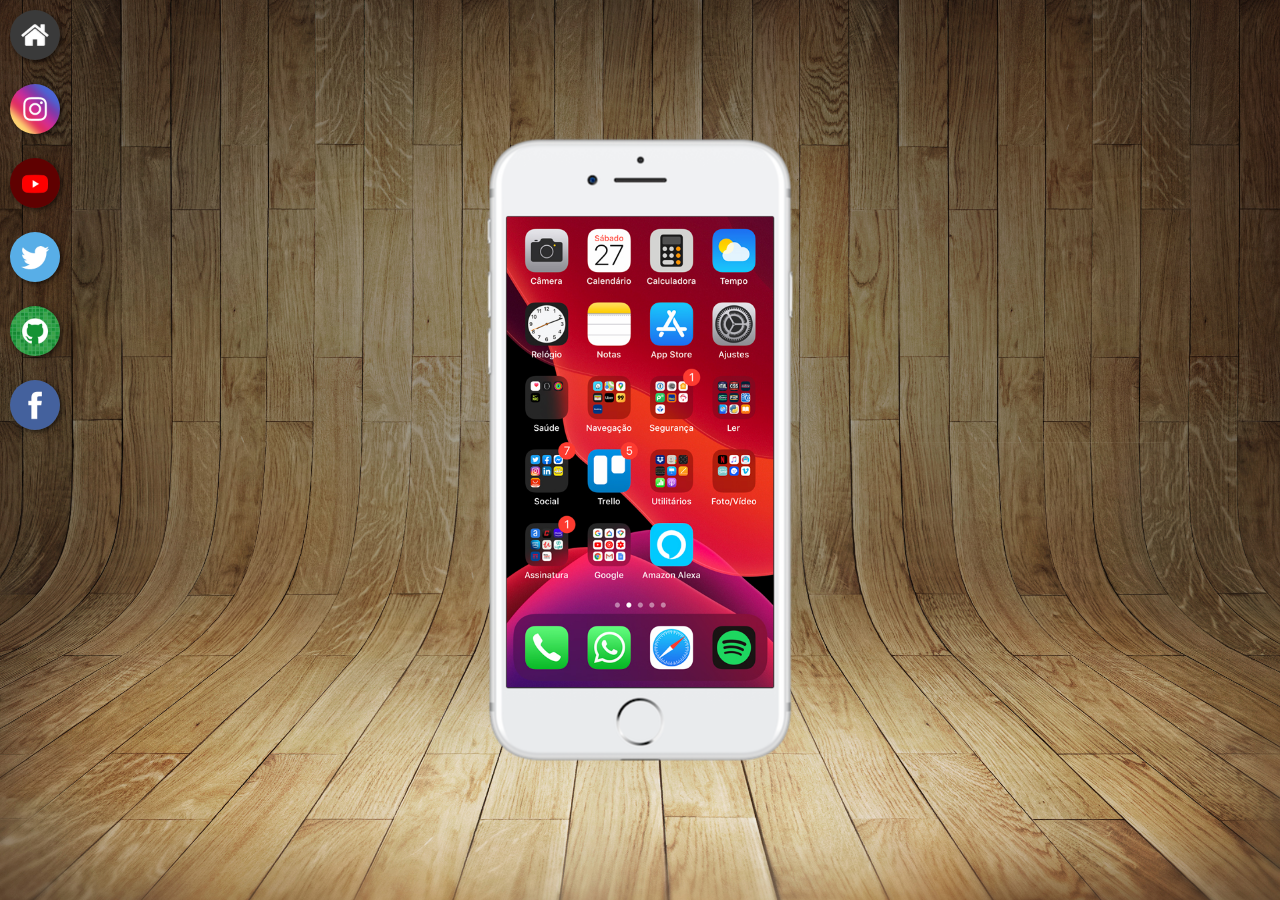
<file: index.html>
<!DOCTYPE html>
<html lang="pt-br">
<head>
    <meta charset="UTF-8">
    <meta name="viewport" content="width=device-width, initial-scale=1.0">
    <title>Projetos Redes Sociais</title>
    <link rel="stylesheet" href="estilos/style.css">
</head>
<body>
    <main>
        <section id="telefone">
            <iframe src="home.html" name="tela" id="tela" frameborder="0"> <p>Seu navegador não é compatível com isso</p> </iframe>
        </section>
        <section id="redes-sociais">
            <a href="home.html" target="tela"><img src="imagens/logo-home.jpg" alt="Home"></a><br>
            <a href="instagram.html" target="tela"><img src="imagens/logo-instagram.jpg" alt="Instagram"></a><br>
            <a href="youtube.html" target="tela"><img src="imagens/logo-youtube.jpg" alt="YouTube"></a><br>
            <a href="twitter.html" target="tela"><img src="imagens/logo-twitter.jpg" alt="Twitter"></a><br>
            <a href="githun.html" target="tela"><img src="imagens/logo-github.jpg" alt="GitHub"></a><br>
            <a href="facebook.html" target="tela"><img src="imagens/logo-facebook.jpg" alt="Facebook"></a>
        </section>
    </main>
</body>
</html>
</file>
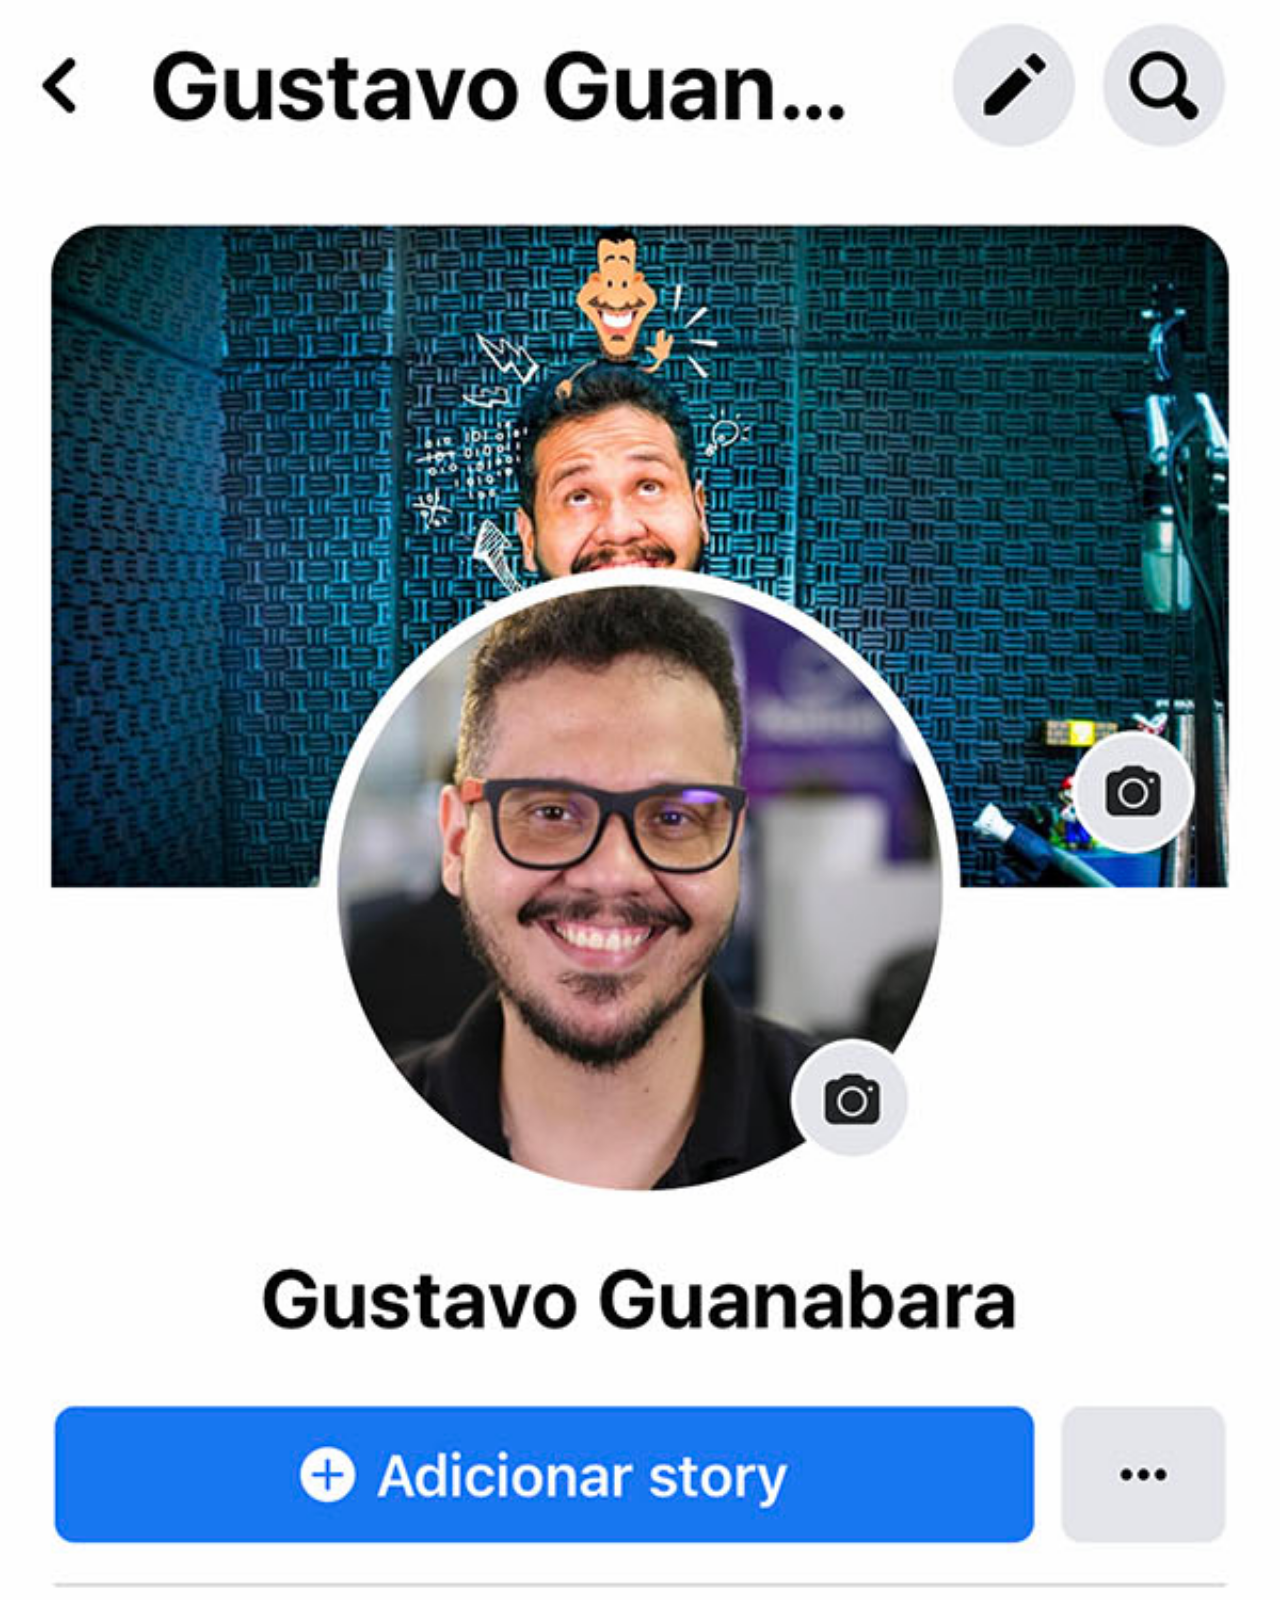
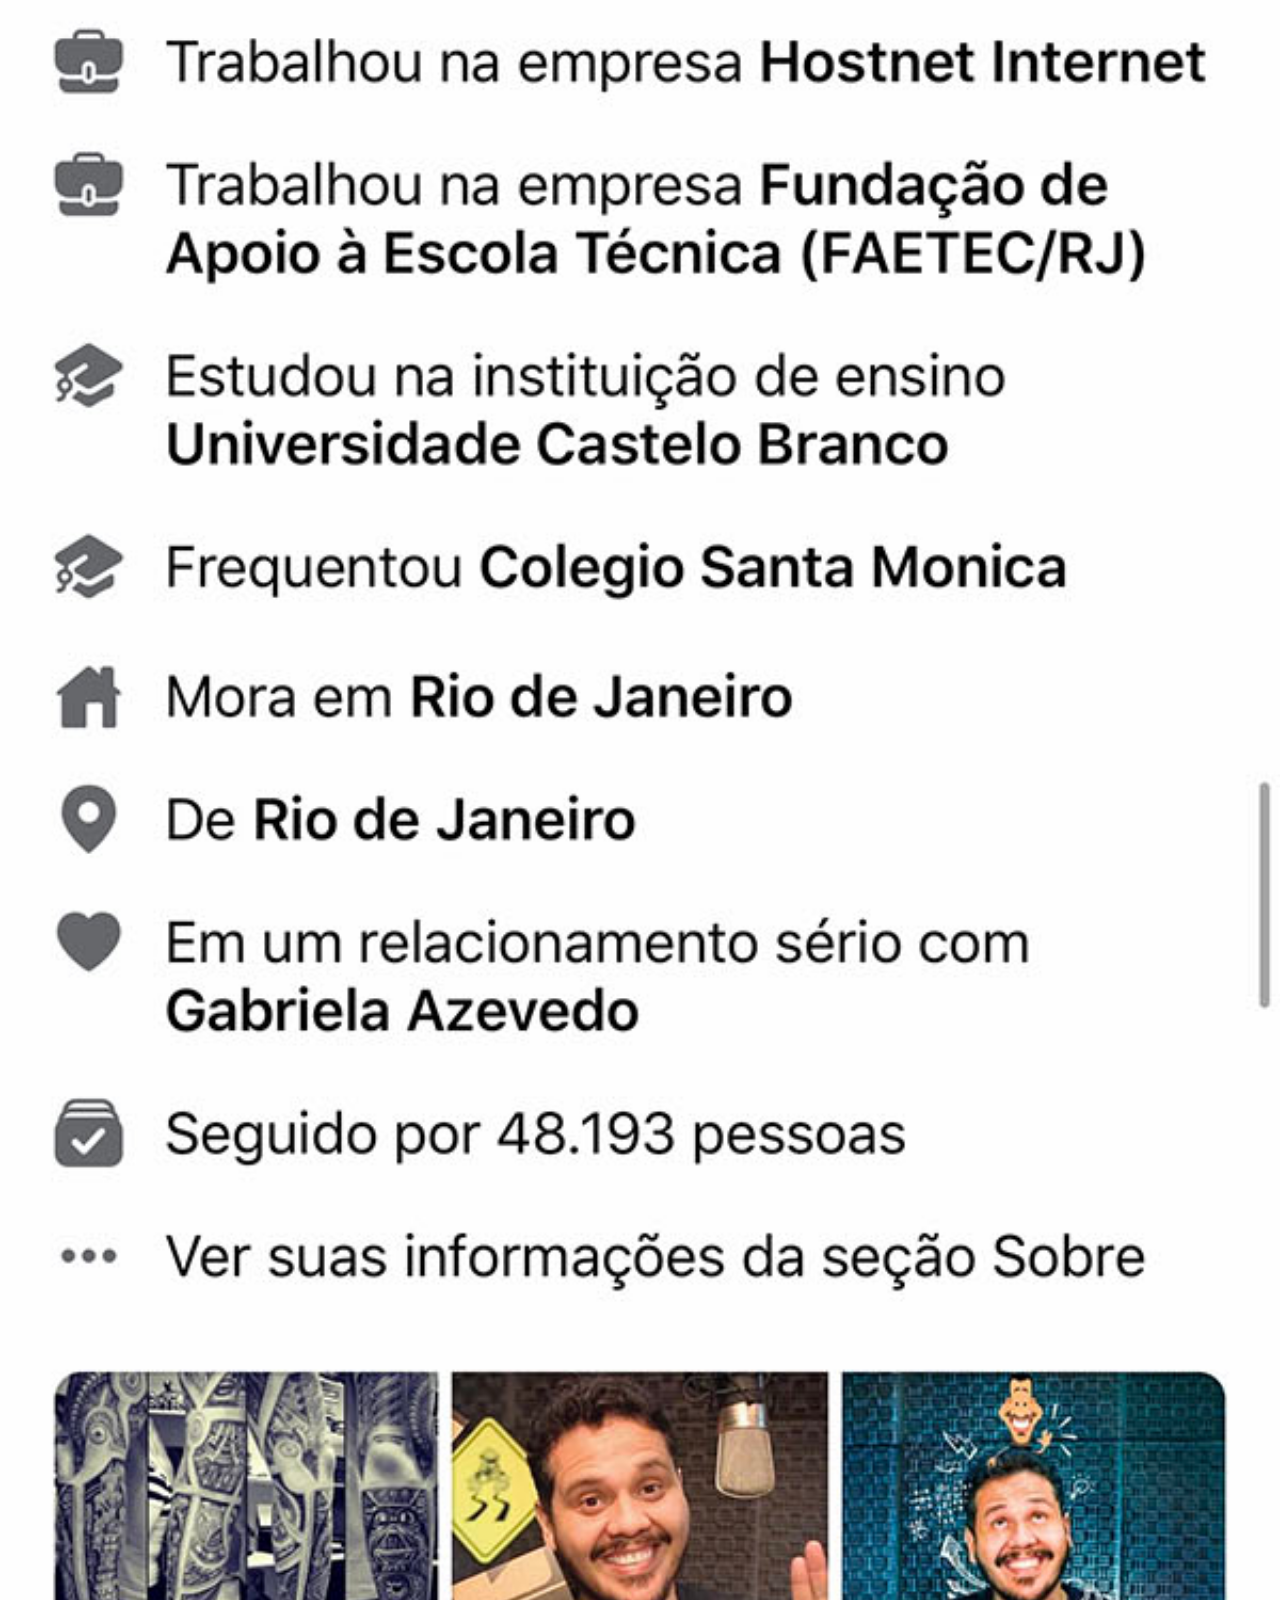
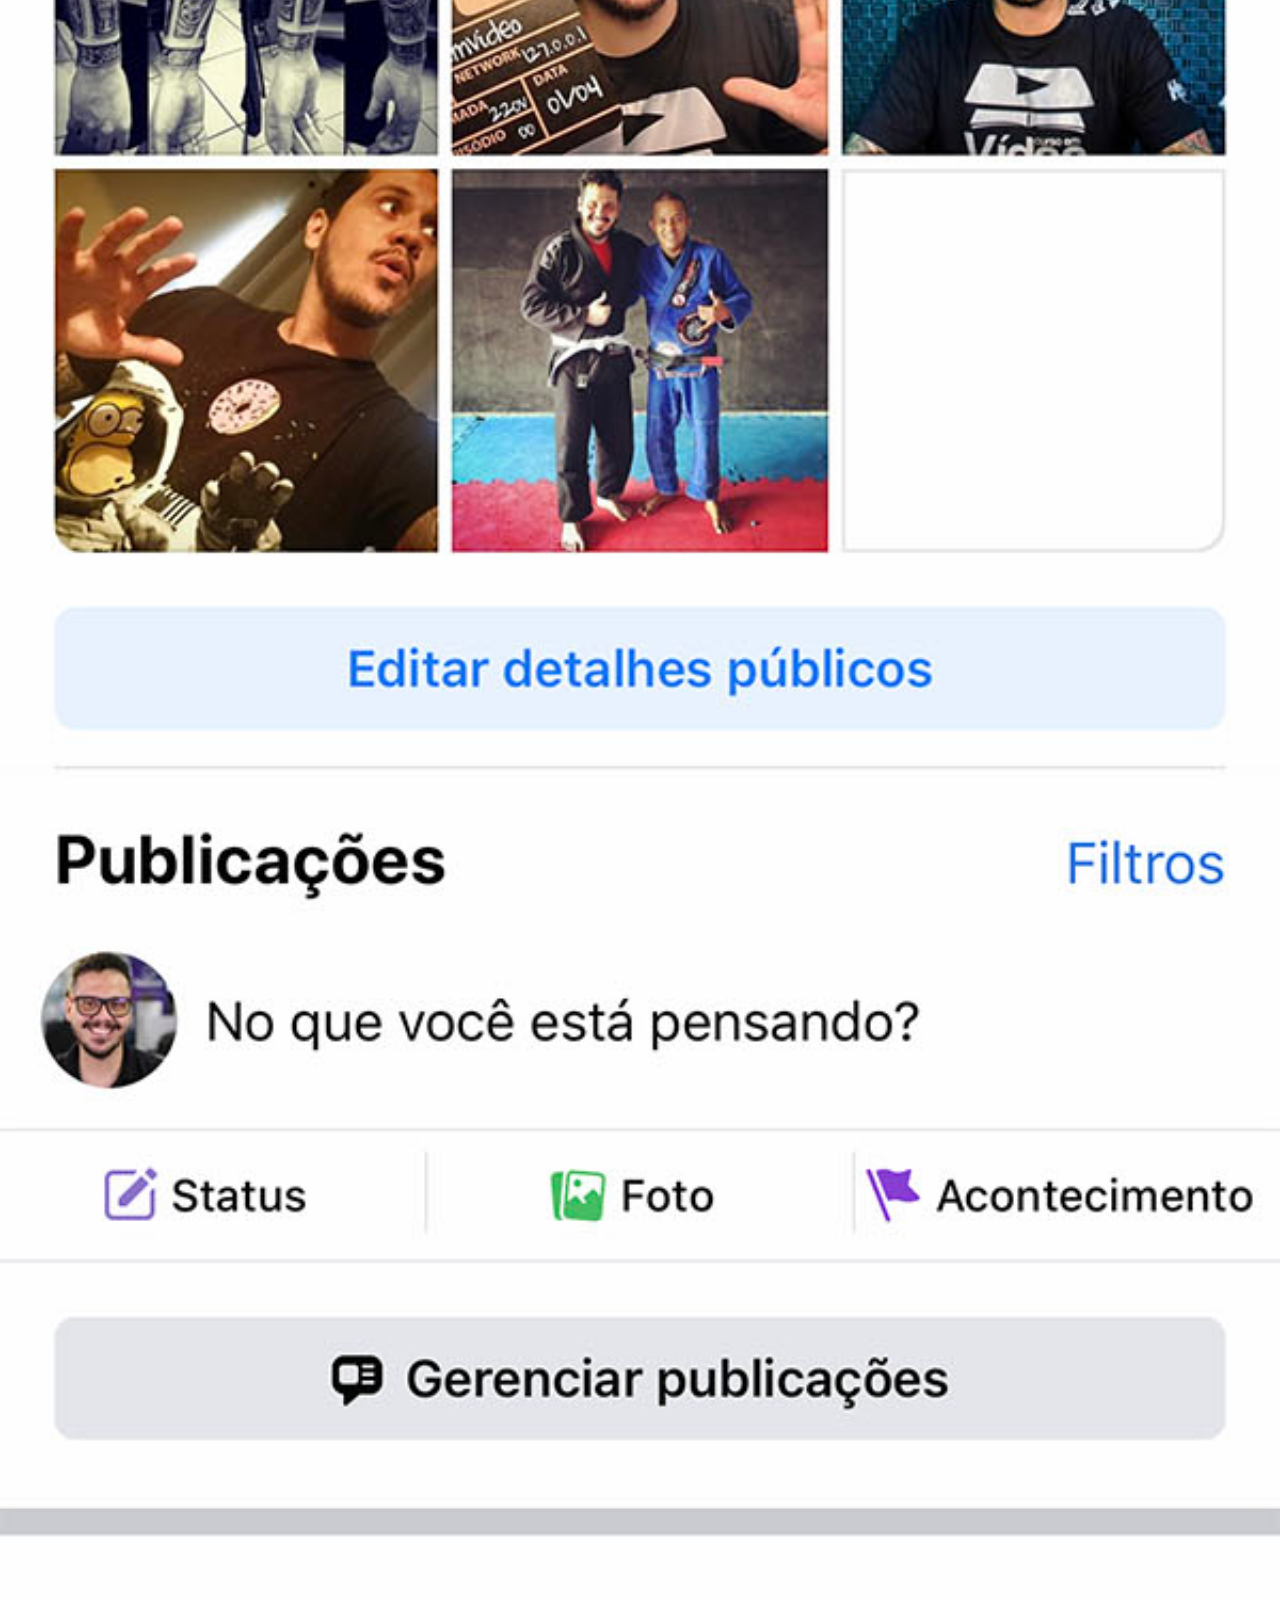
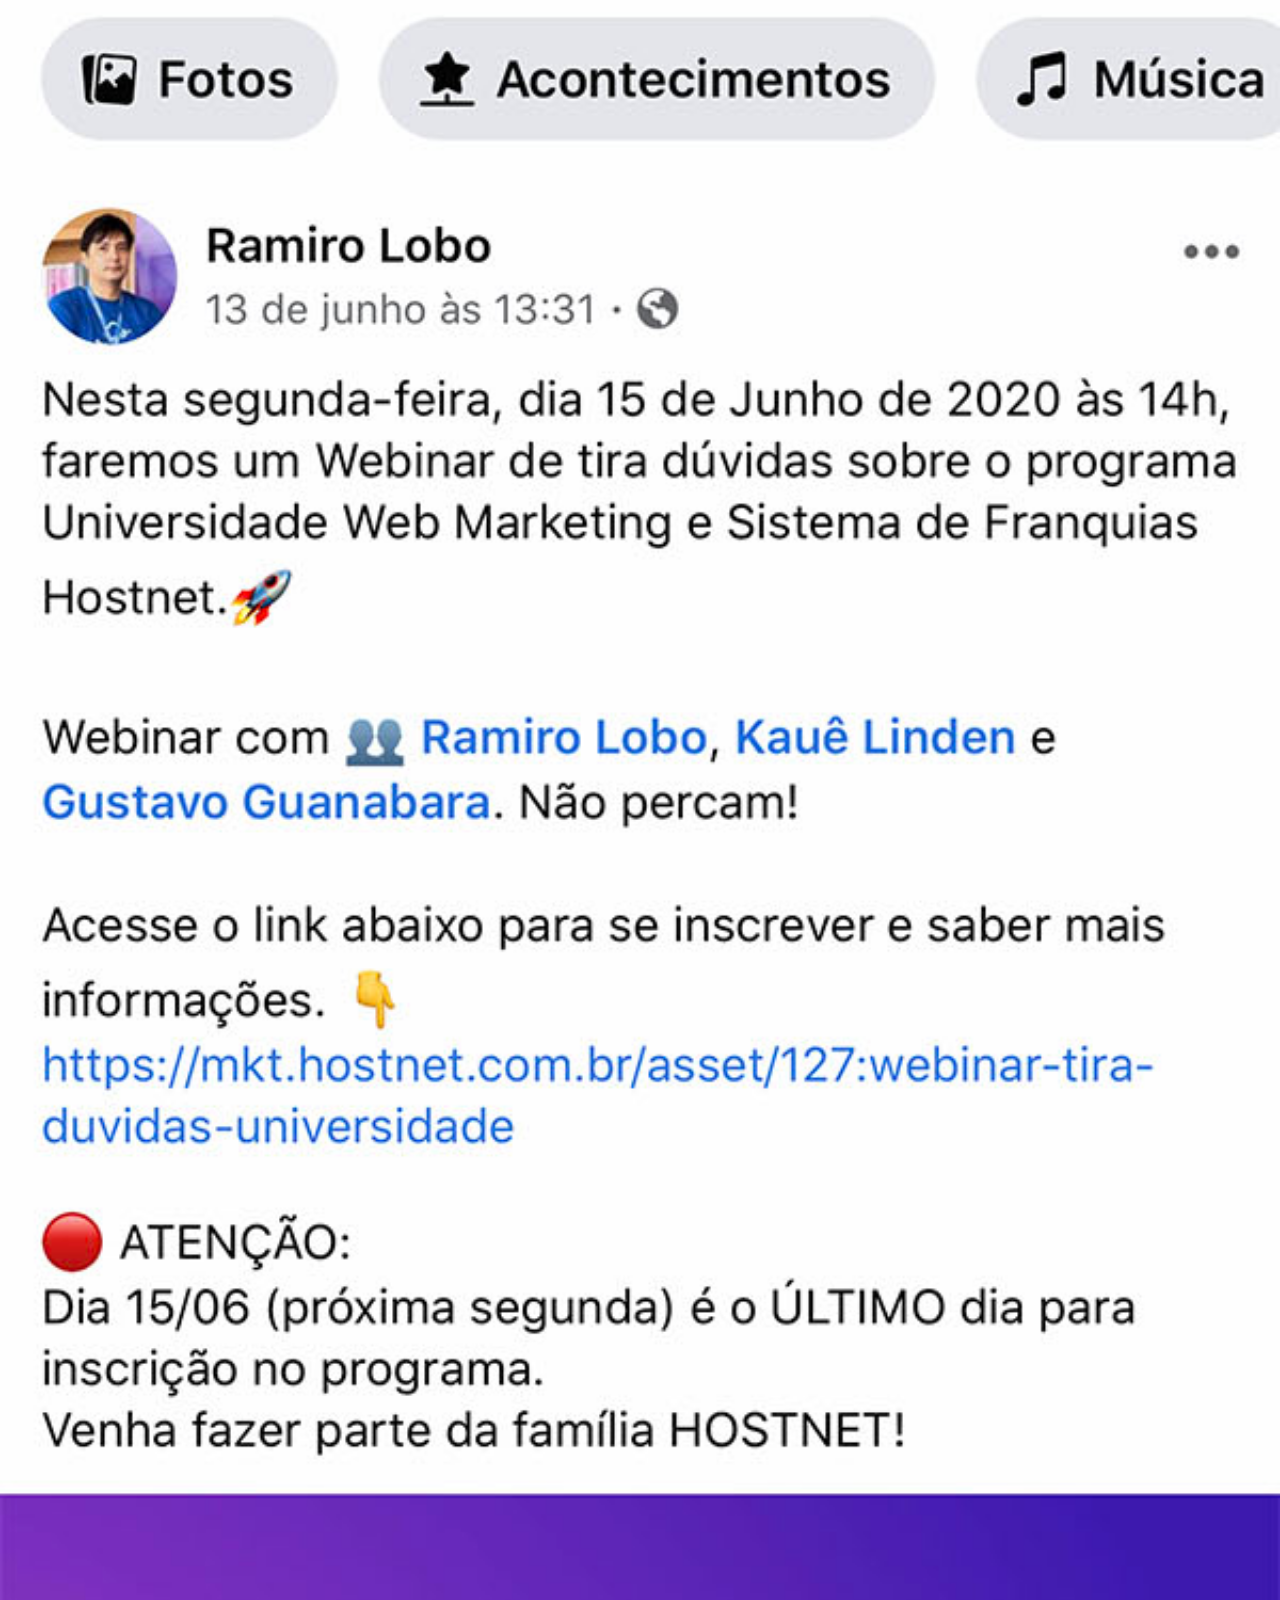
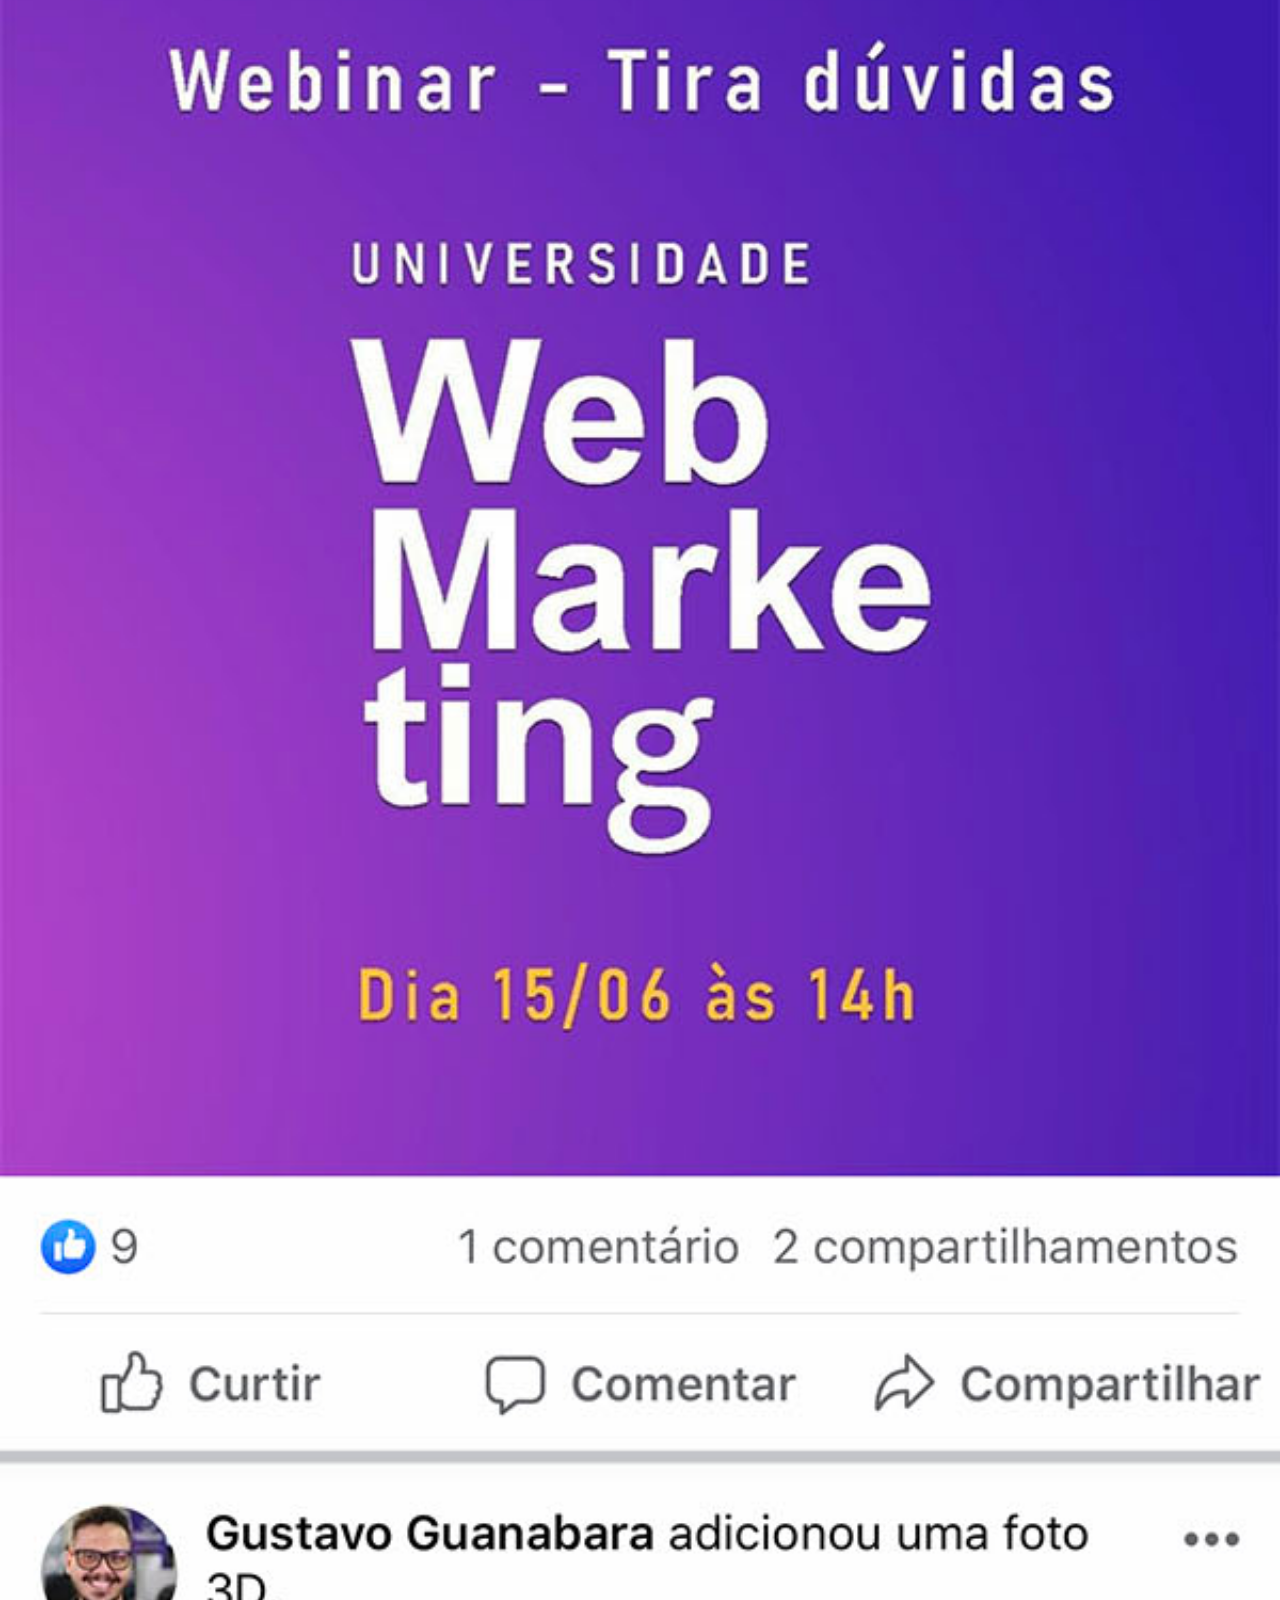
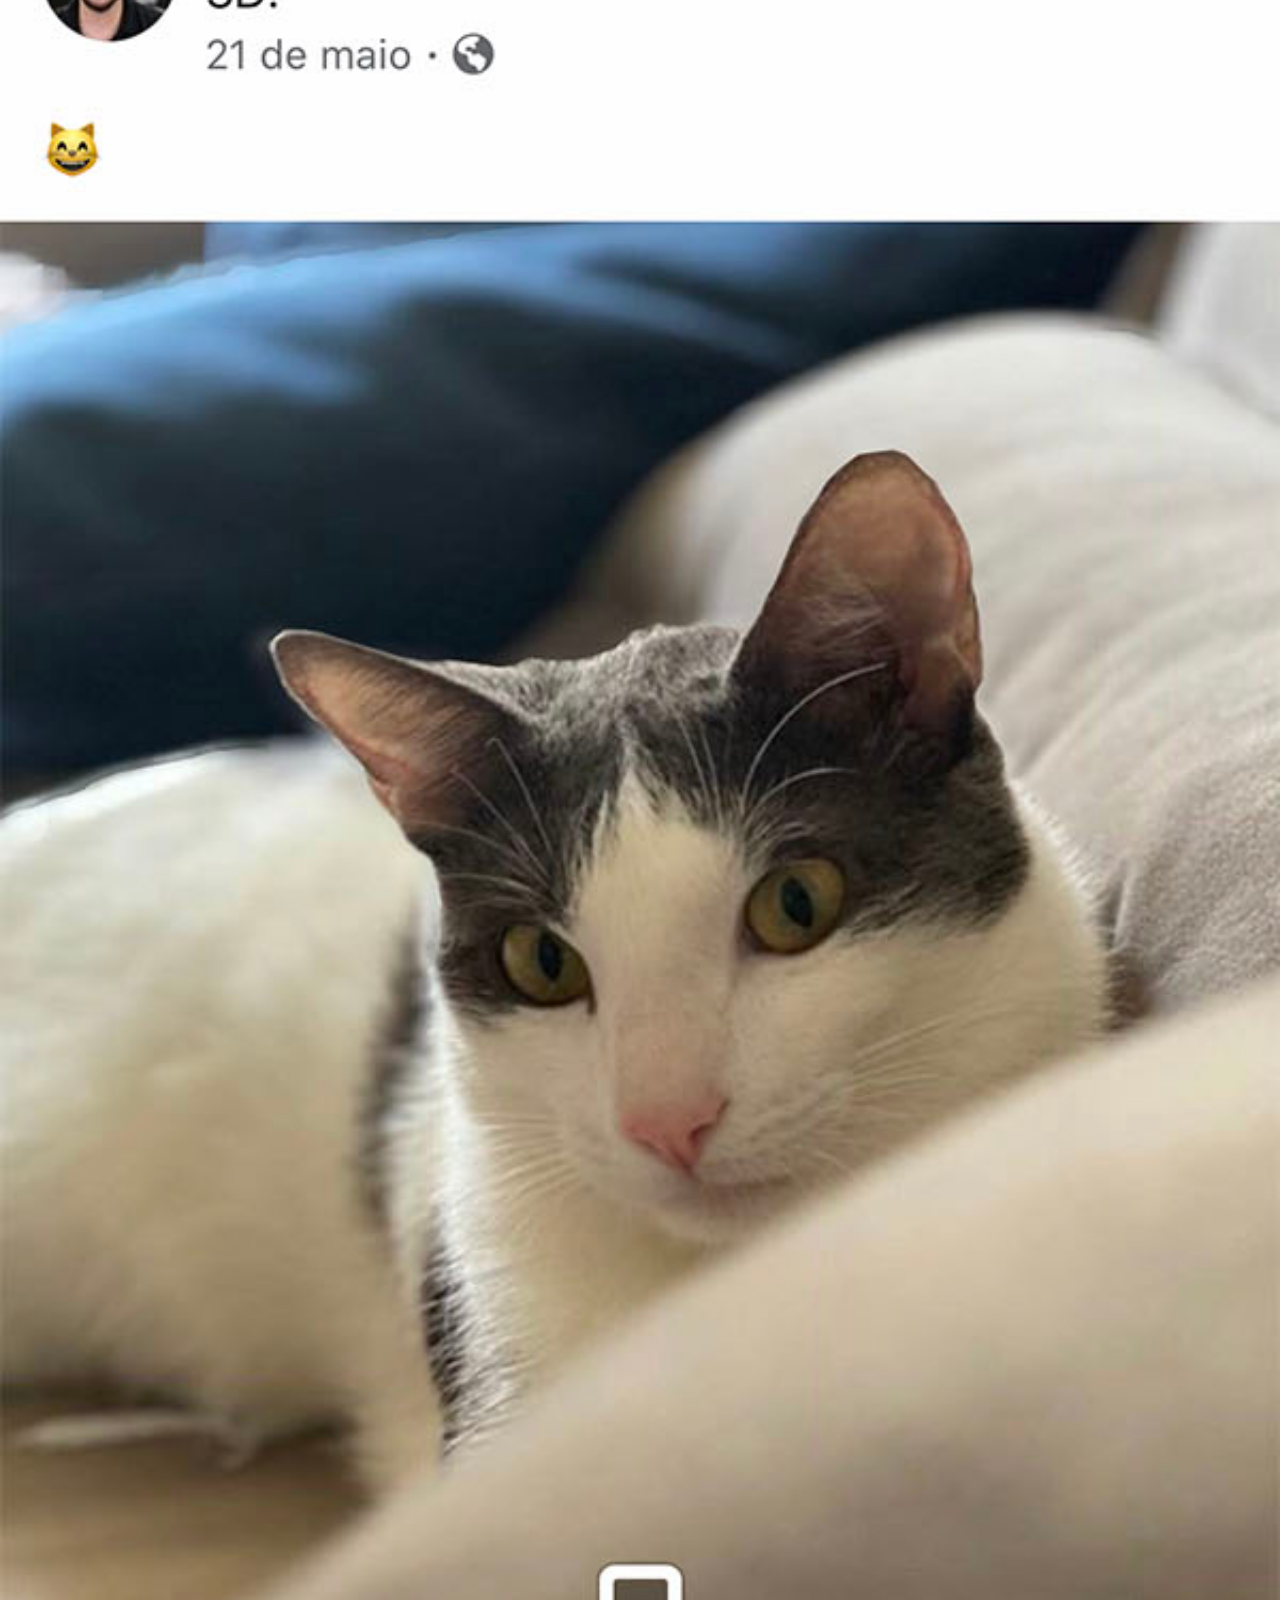
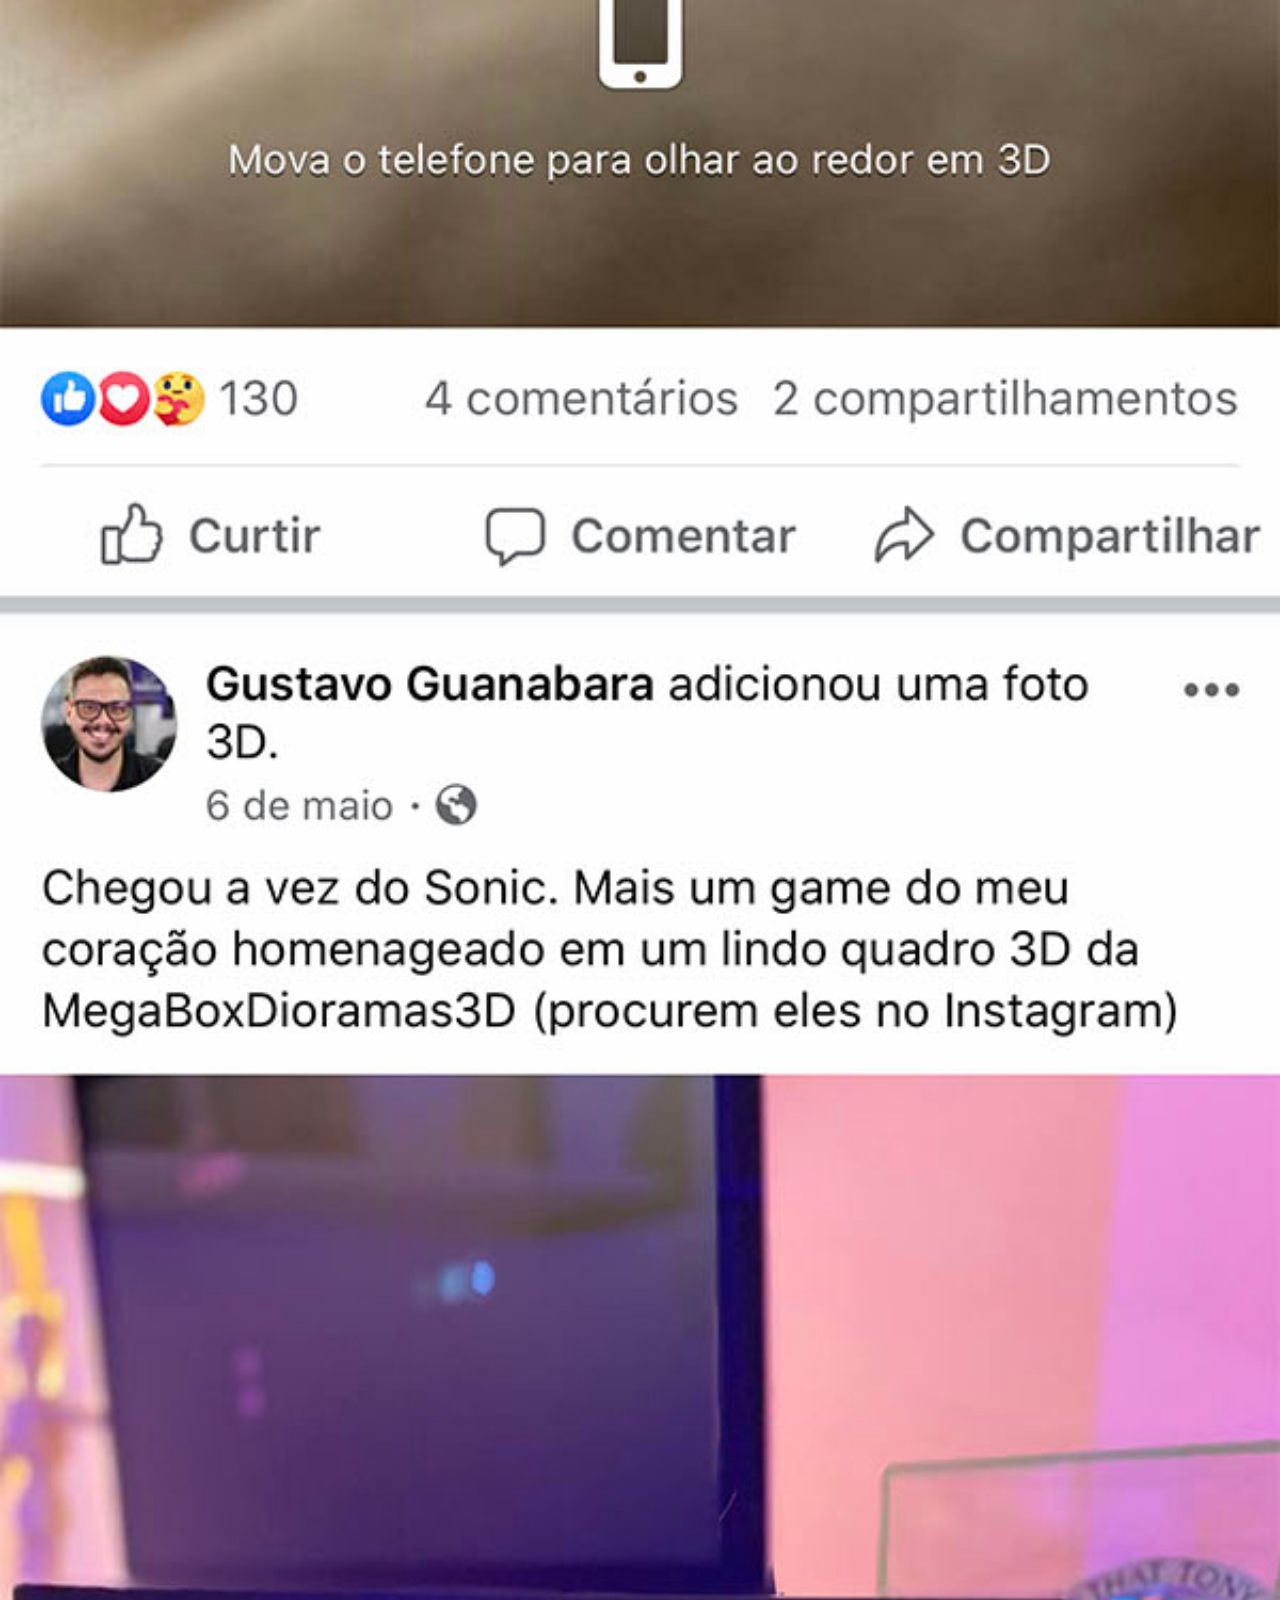
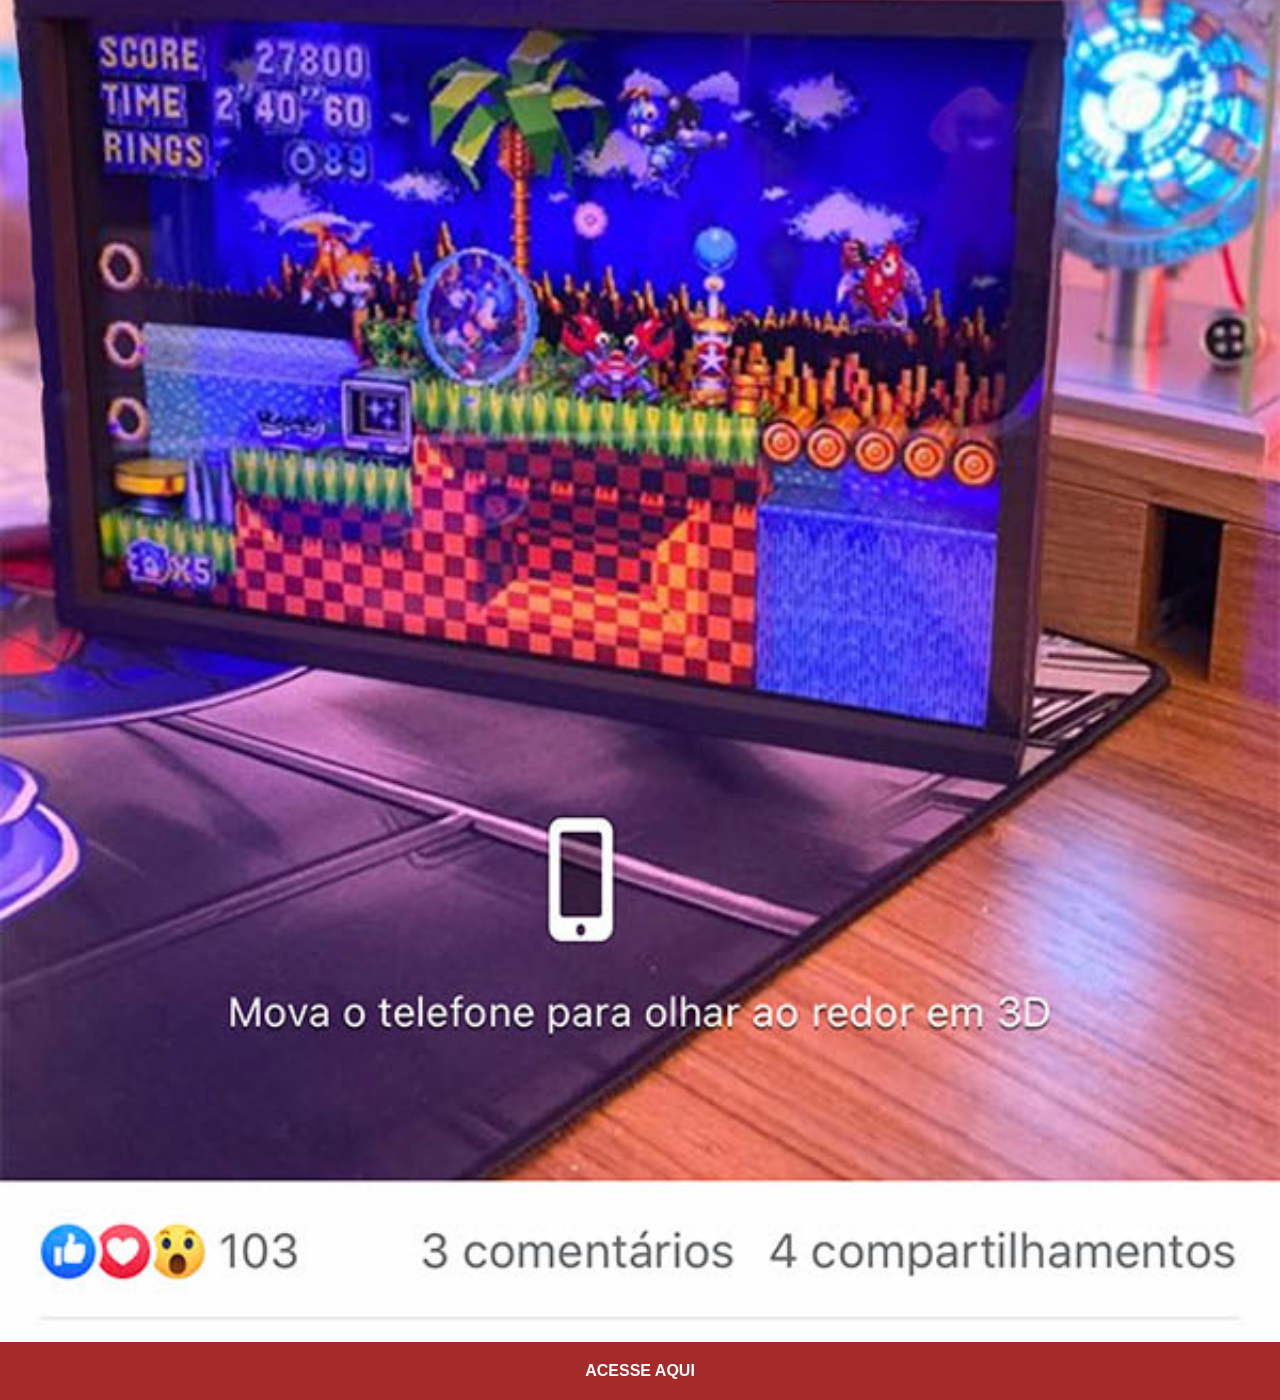
<file: facebook.html>
<!DOCTYPE html>
<html lang="pt-br">
<head>
    <meta charset="UTF-8">
    <meta name="viewport" content="width=device-width, initial-scale=1.0">
    <title>Facebook</title>
    <link rel="stylesheet" href="estilo/social.css">
</head>
<body>
    <img src="imagens/tela-facebook.jpg" alt="Facebook">
    <a href="https://www.facebook.com" target="_blank">ACESSE AQUI</a>
</body>
</html>
</file>
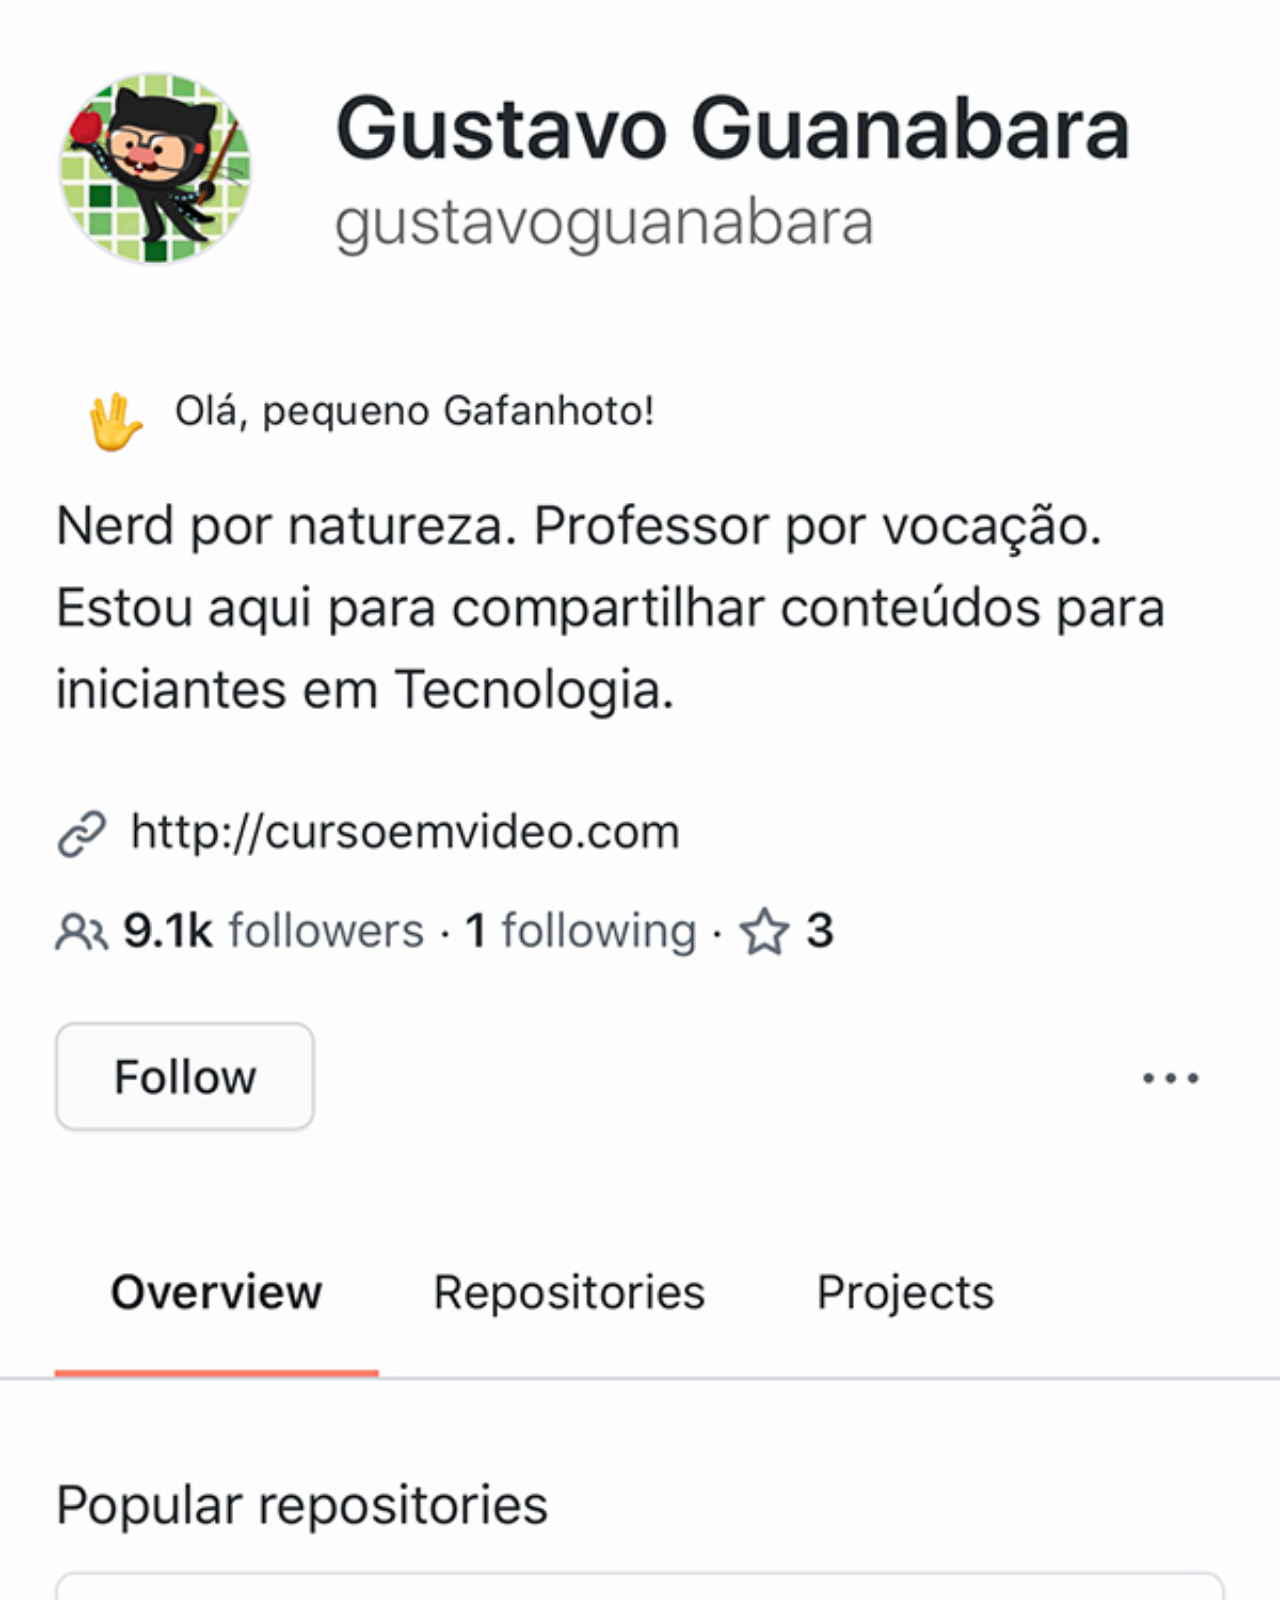
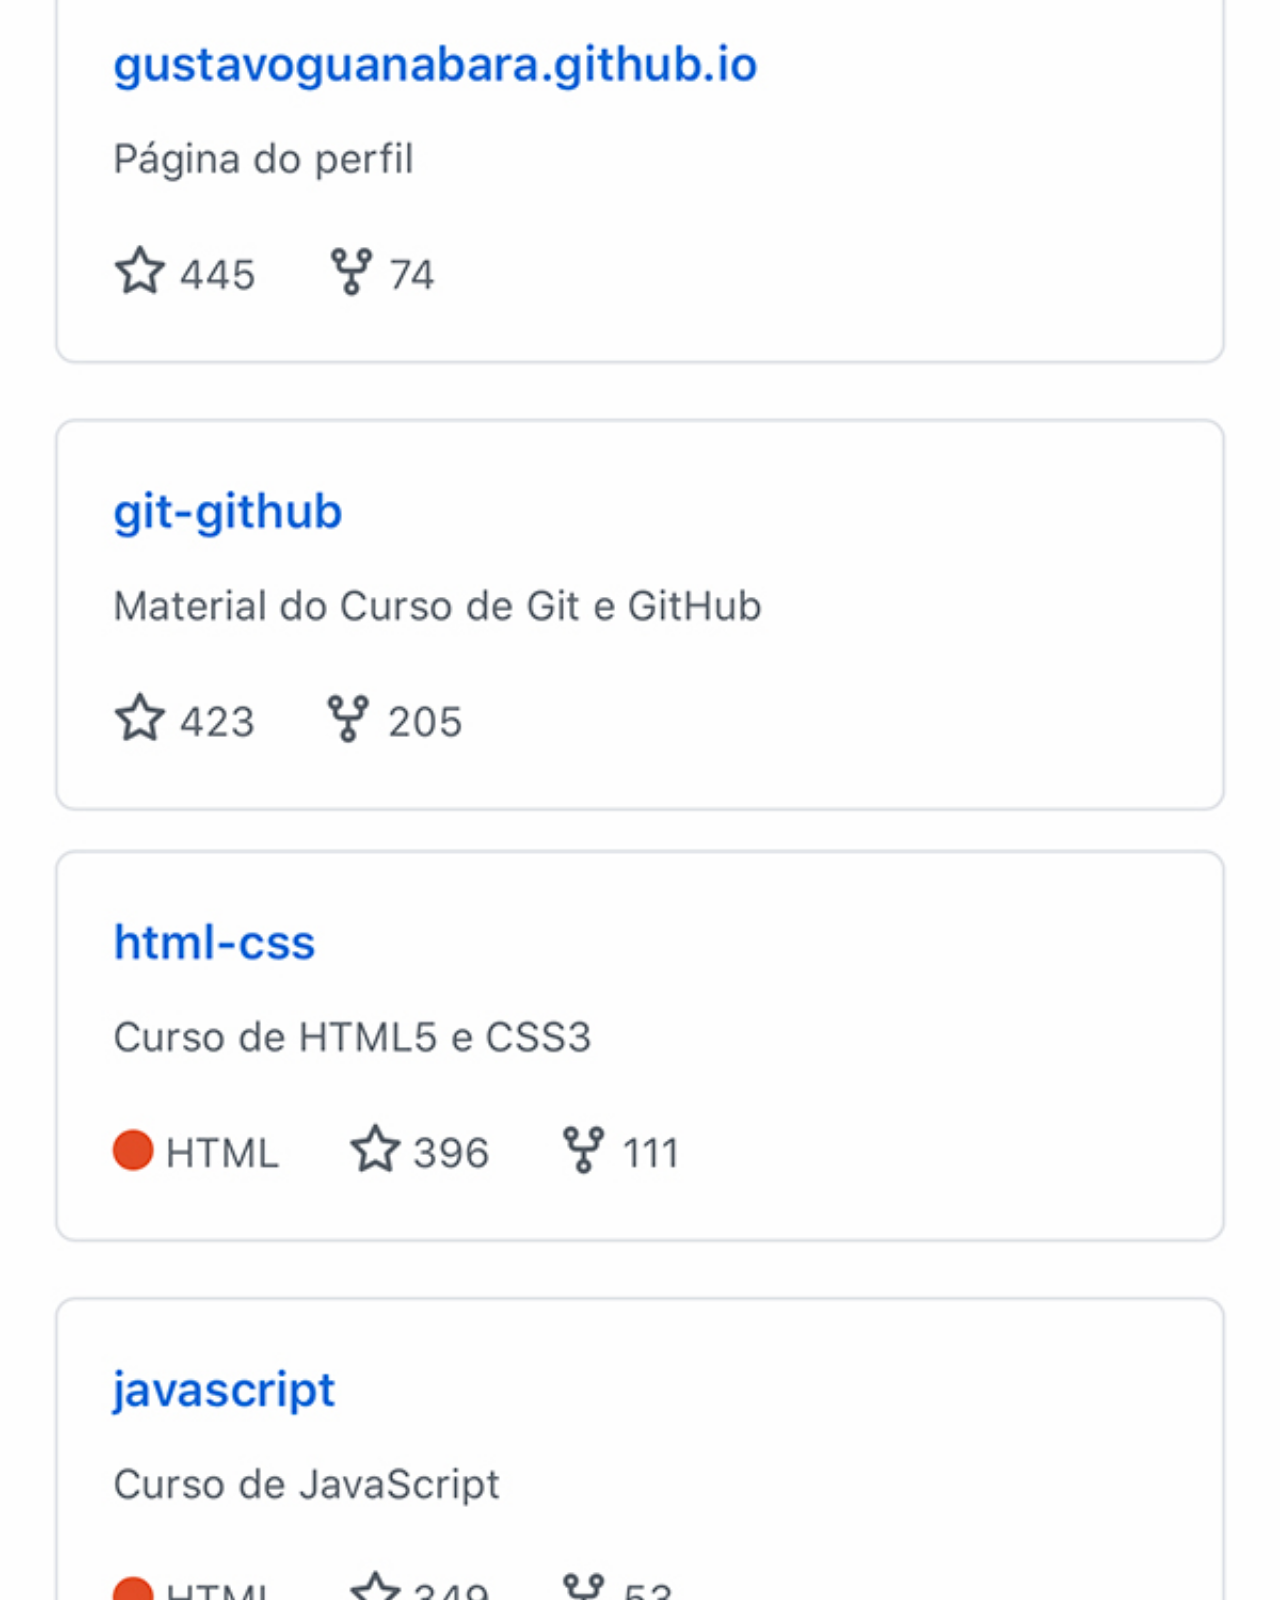
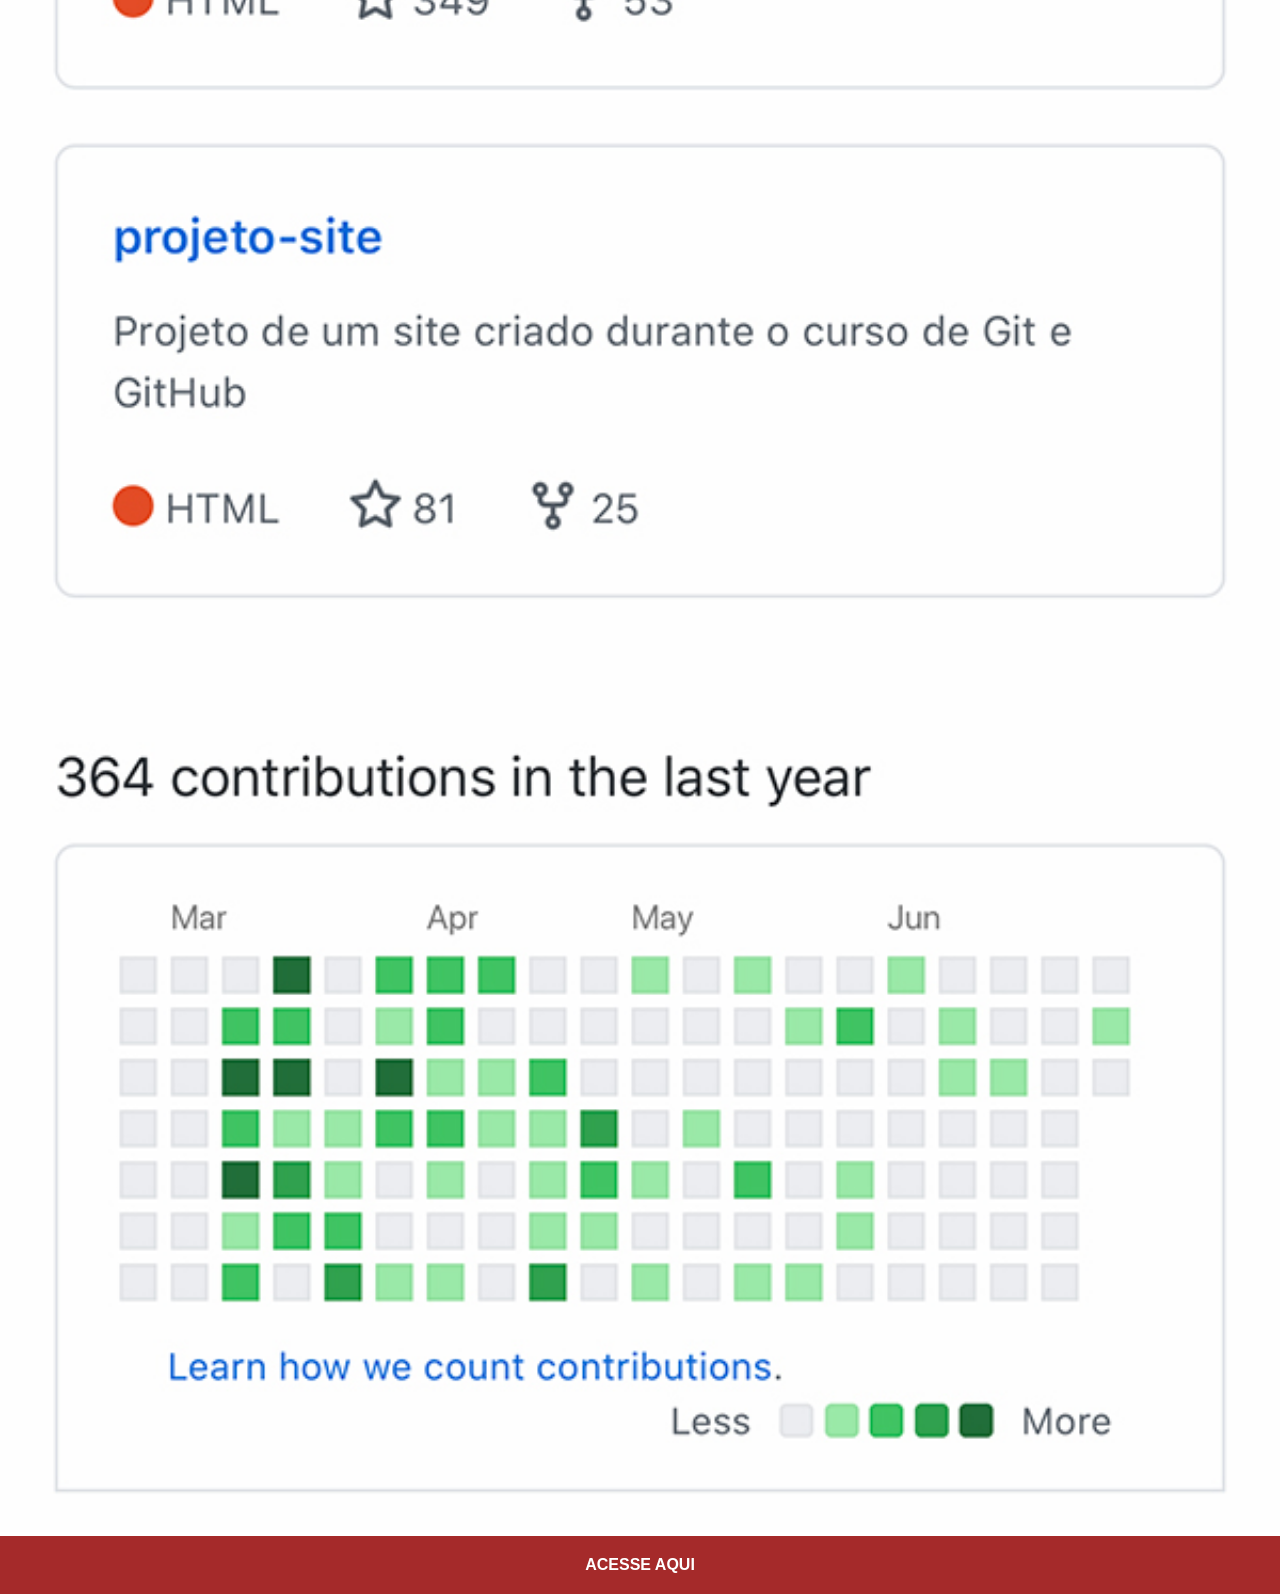
<file: githun.html>
<!DOCTYPE html>
<html lang="pt-br">
<head>
    <meta charset="UTF-8">
    <meta name="viewport" content="width=device-width, initial-scale=1.0">
    <title>GitHub</title>
    <link rel="stylesheet" href="estilo/social.css">
</head>
<body>
    <img src="imagens/tela-github.jpg" alt="GitHub">
    <a href="https:/www.github.com" target="_blank">ACESSE AQUI</a>
</body>
</html>
</file>
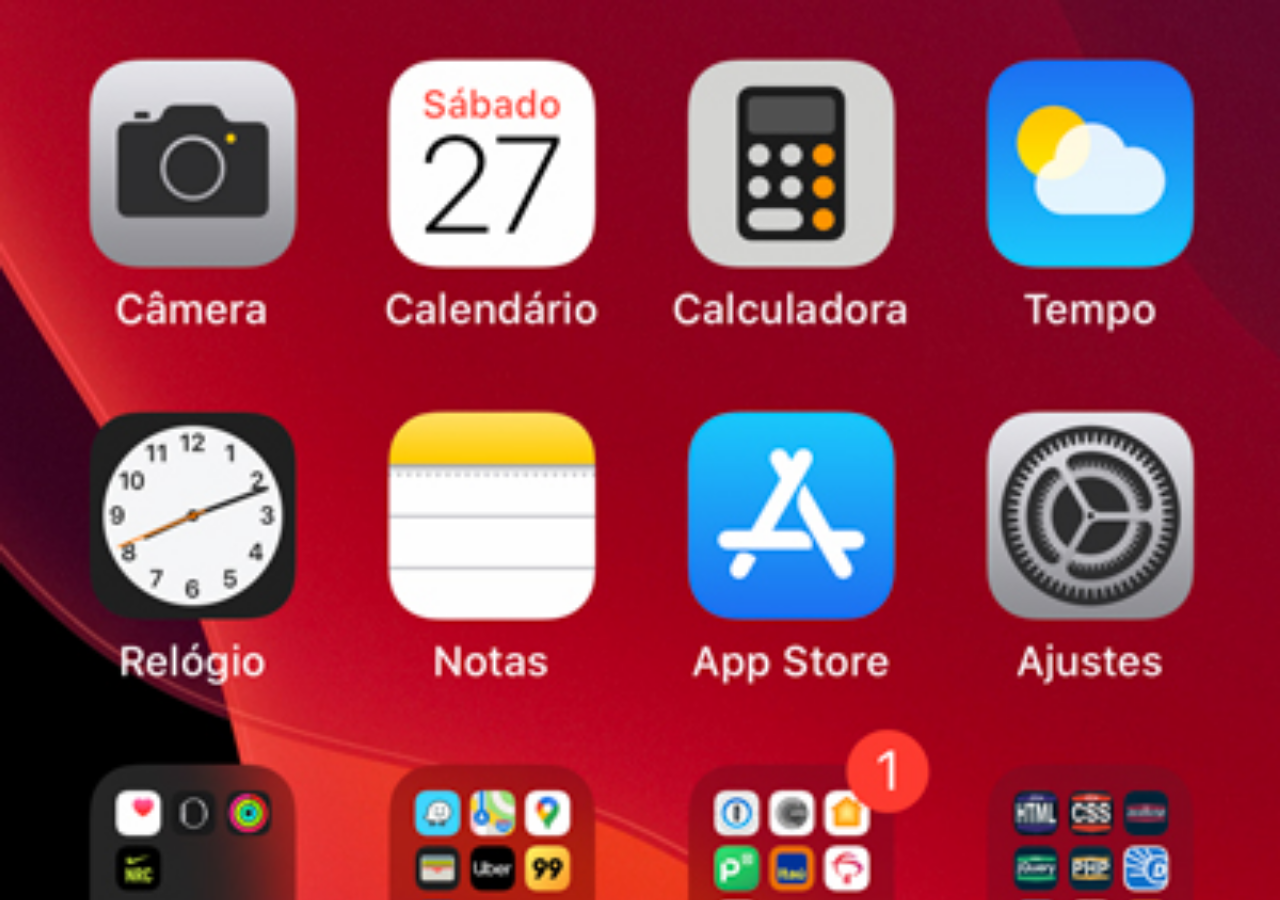
<file: home.html>
<!DOCTYPE html>
<html lang="pt-br">
<head>
    <meta charset="UTF-8">
    <meta name="viewport" content="width=device-width, initial-scale=1.0">
    <title>Home</title>
</head>
<style>
    *{
        margin: 0px;
        padding: 0px;
    }

    body{
        height: 100vh;
        width: 100vw;
        background: black url(imagens/tela-home.jpg) no-repeat top center;
        background-size: cover;
    }
</style>
<body>
    
</body>
</html>
</file>
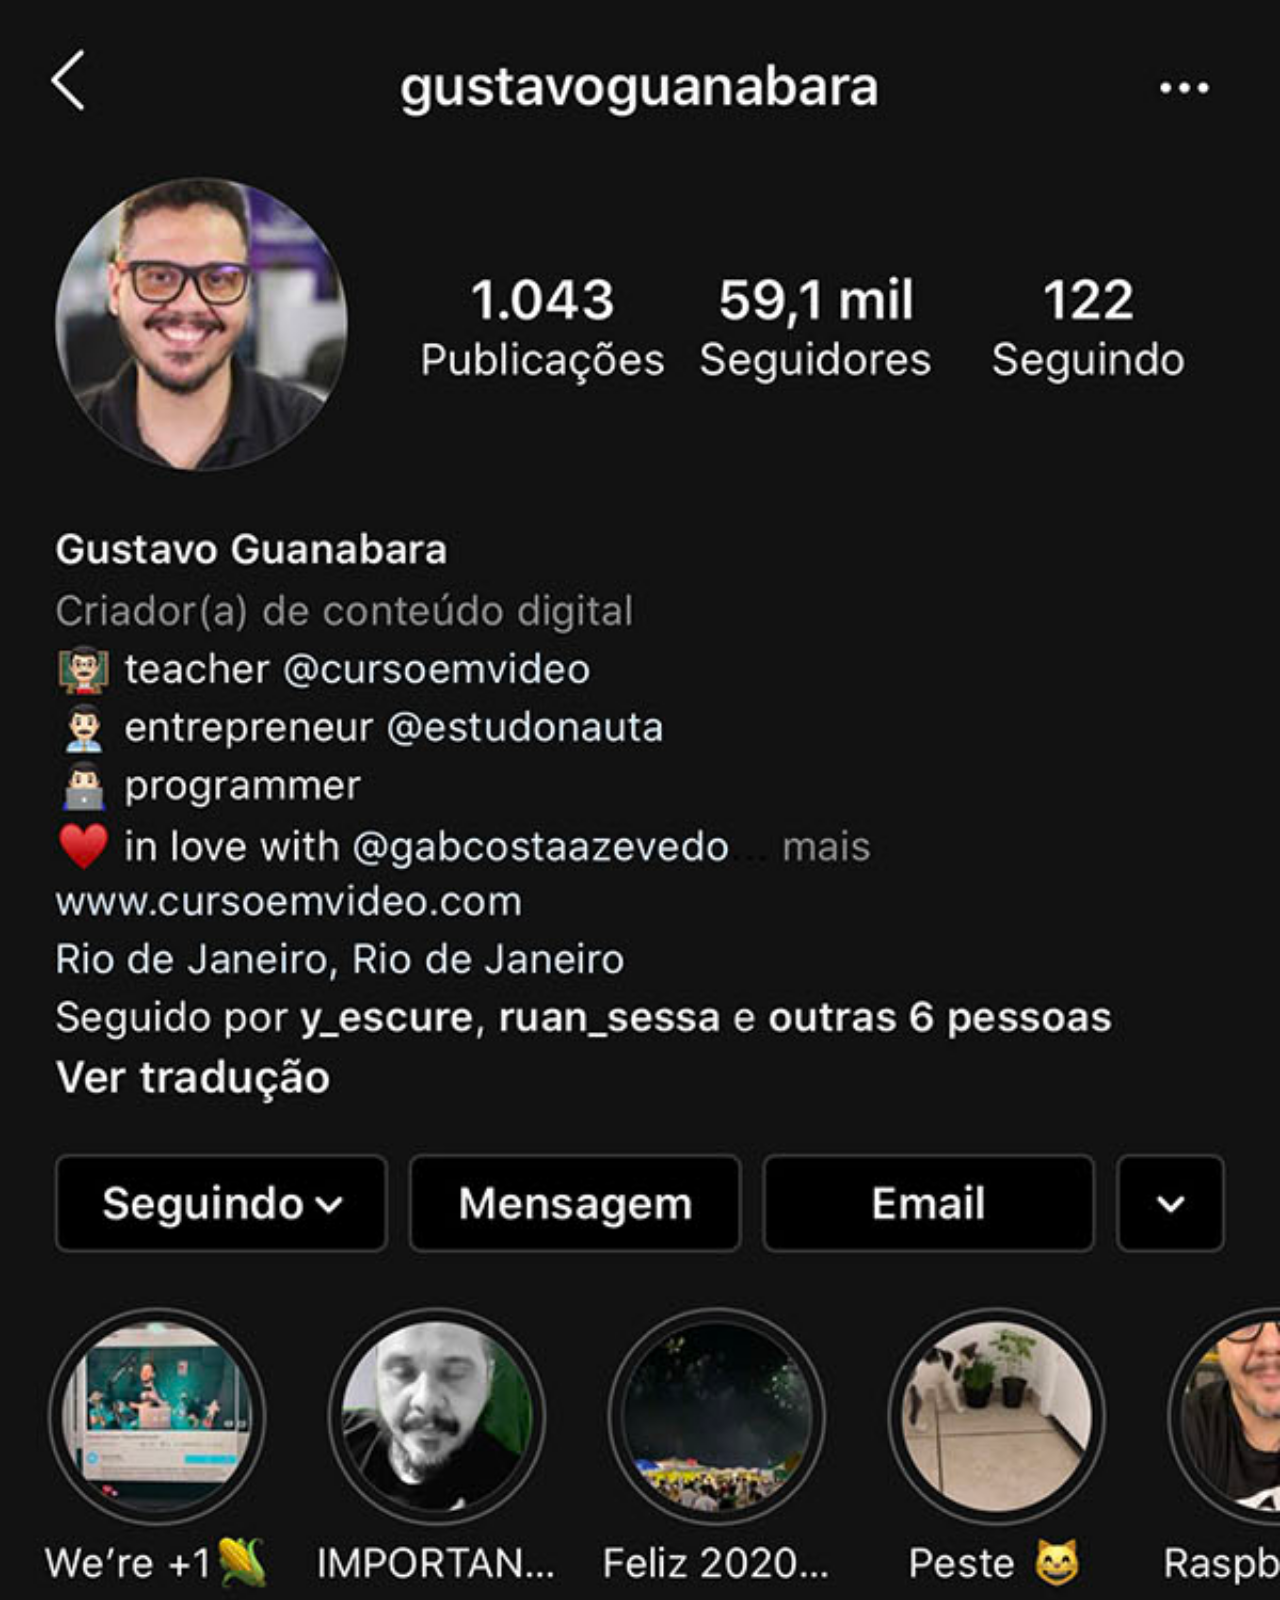
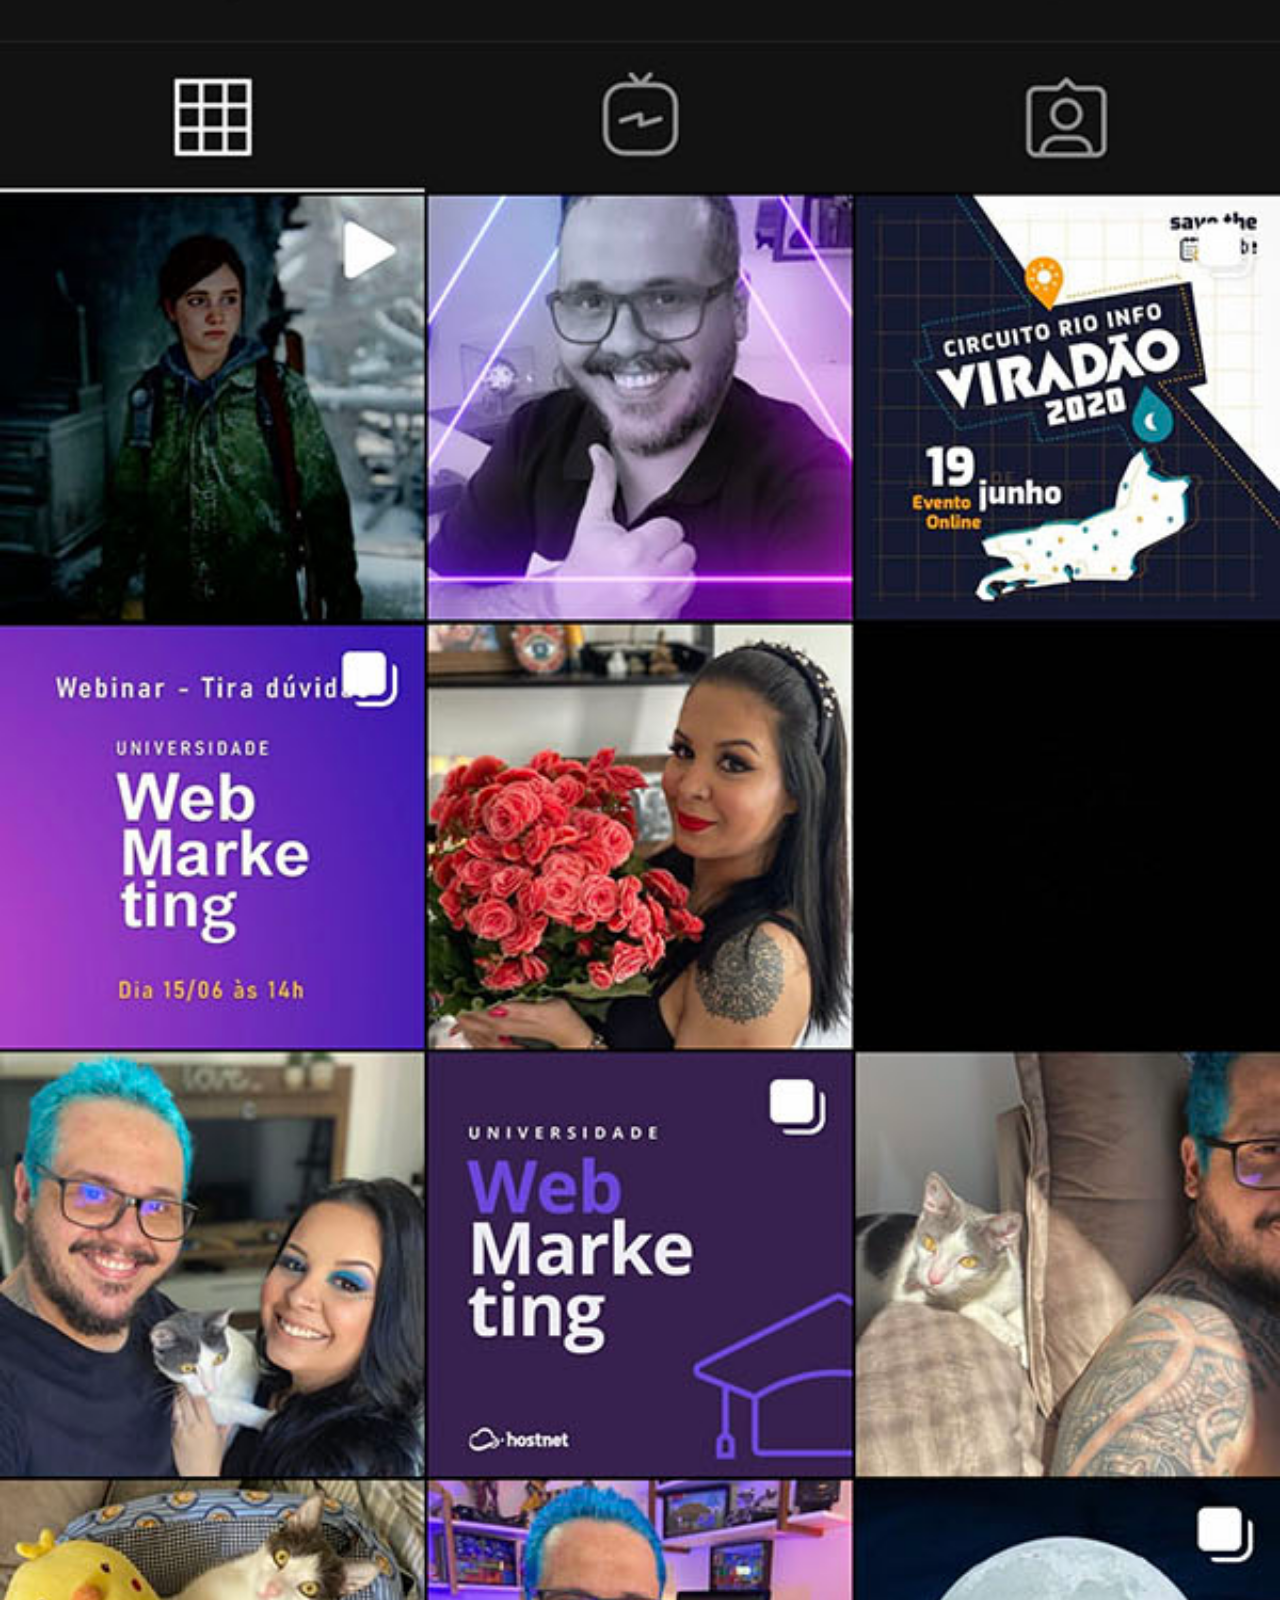
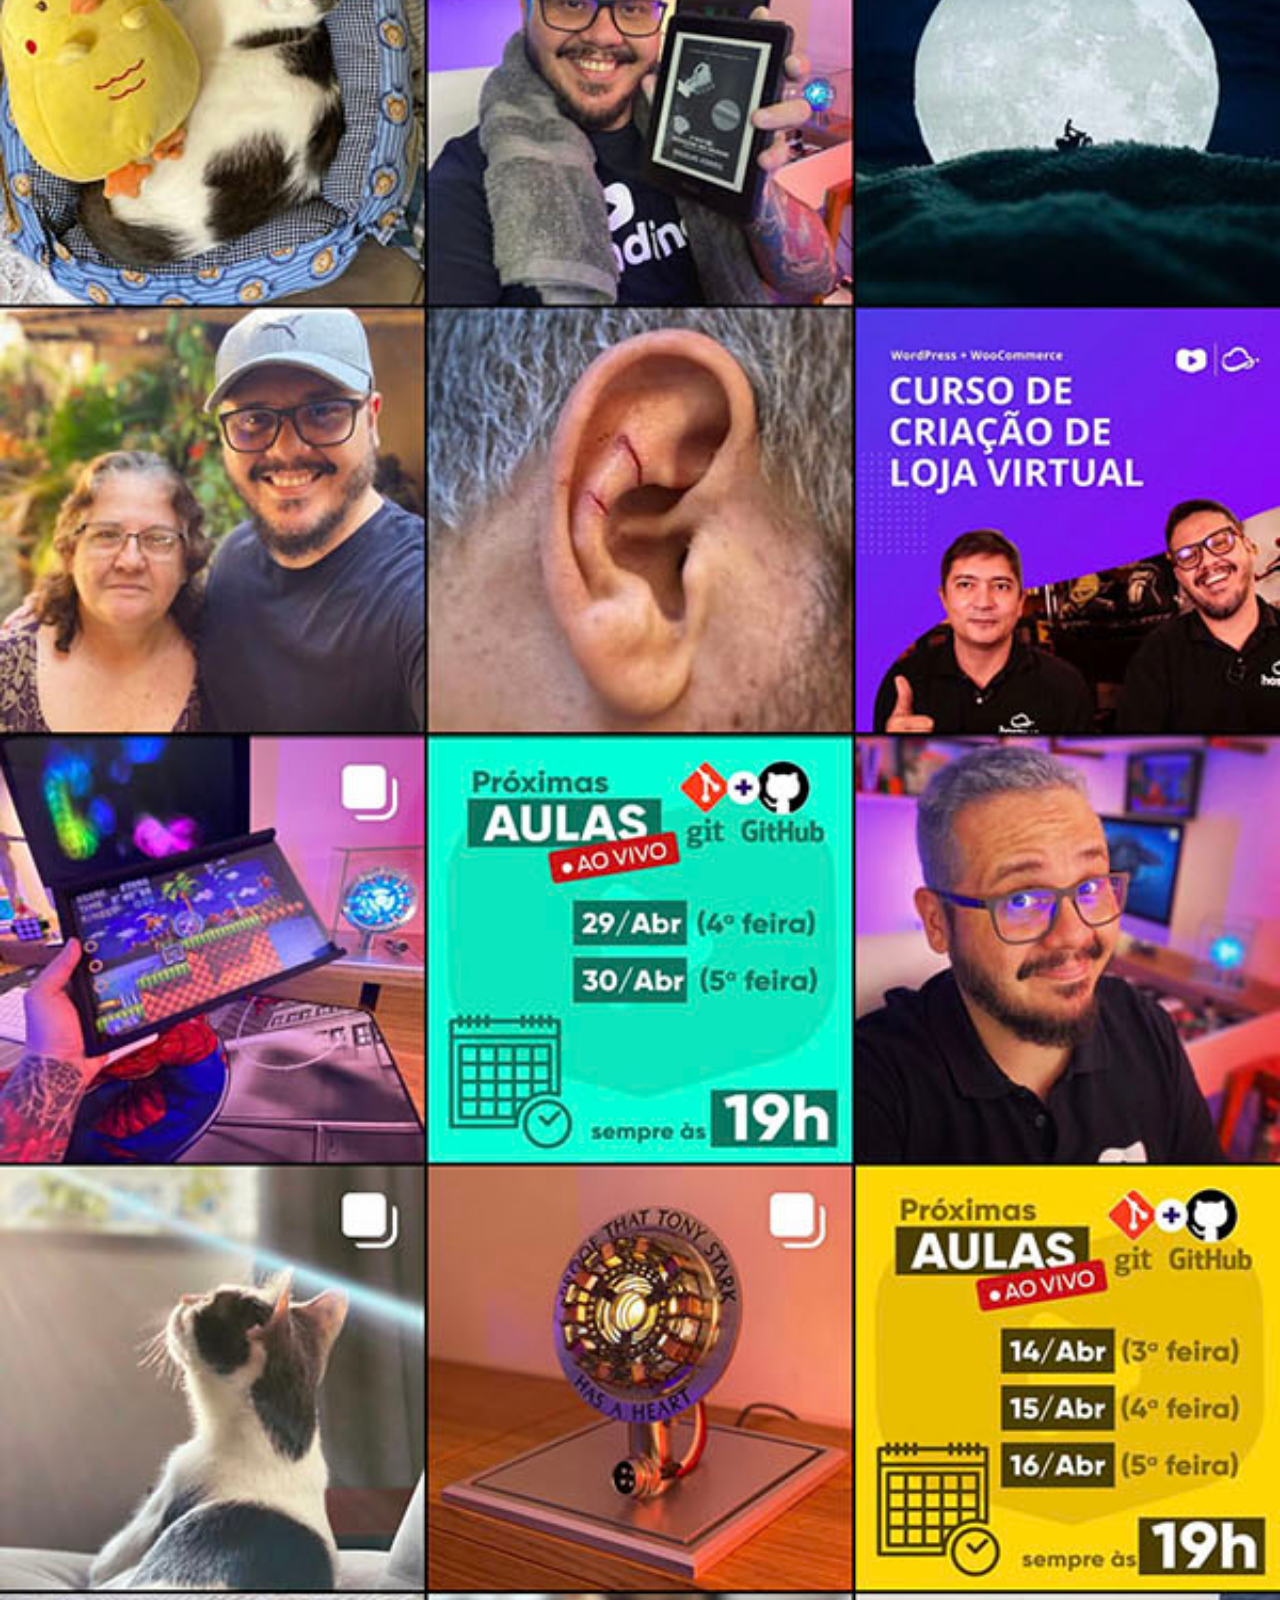
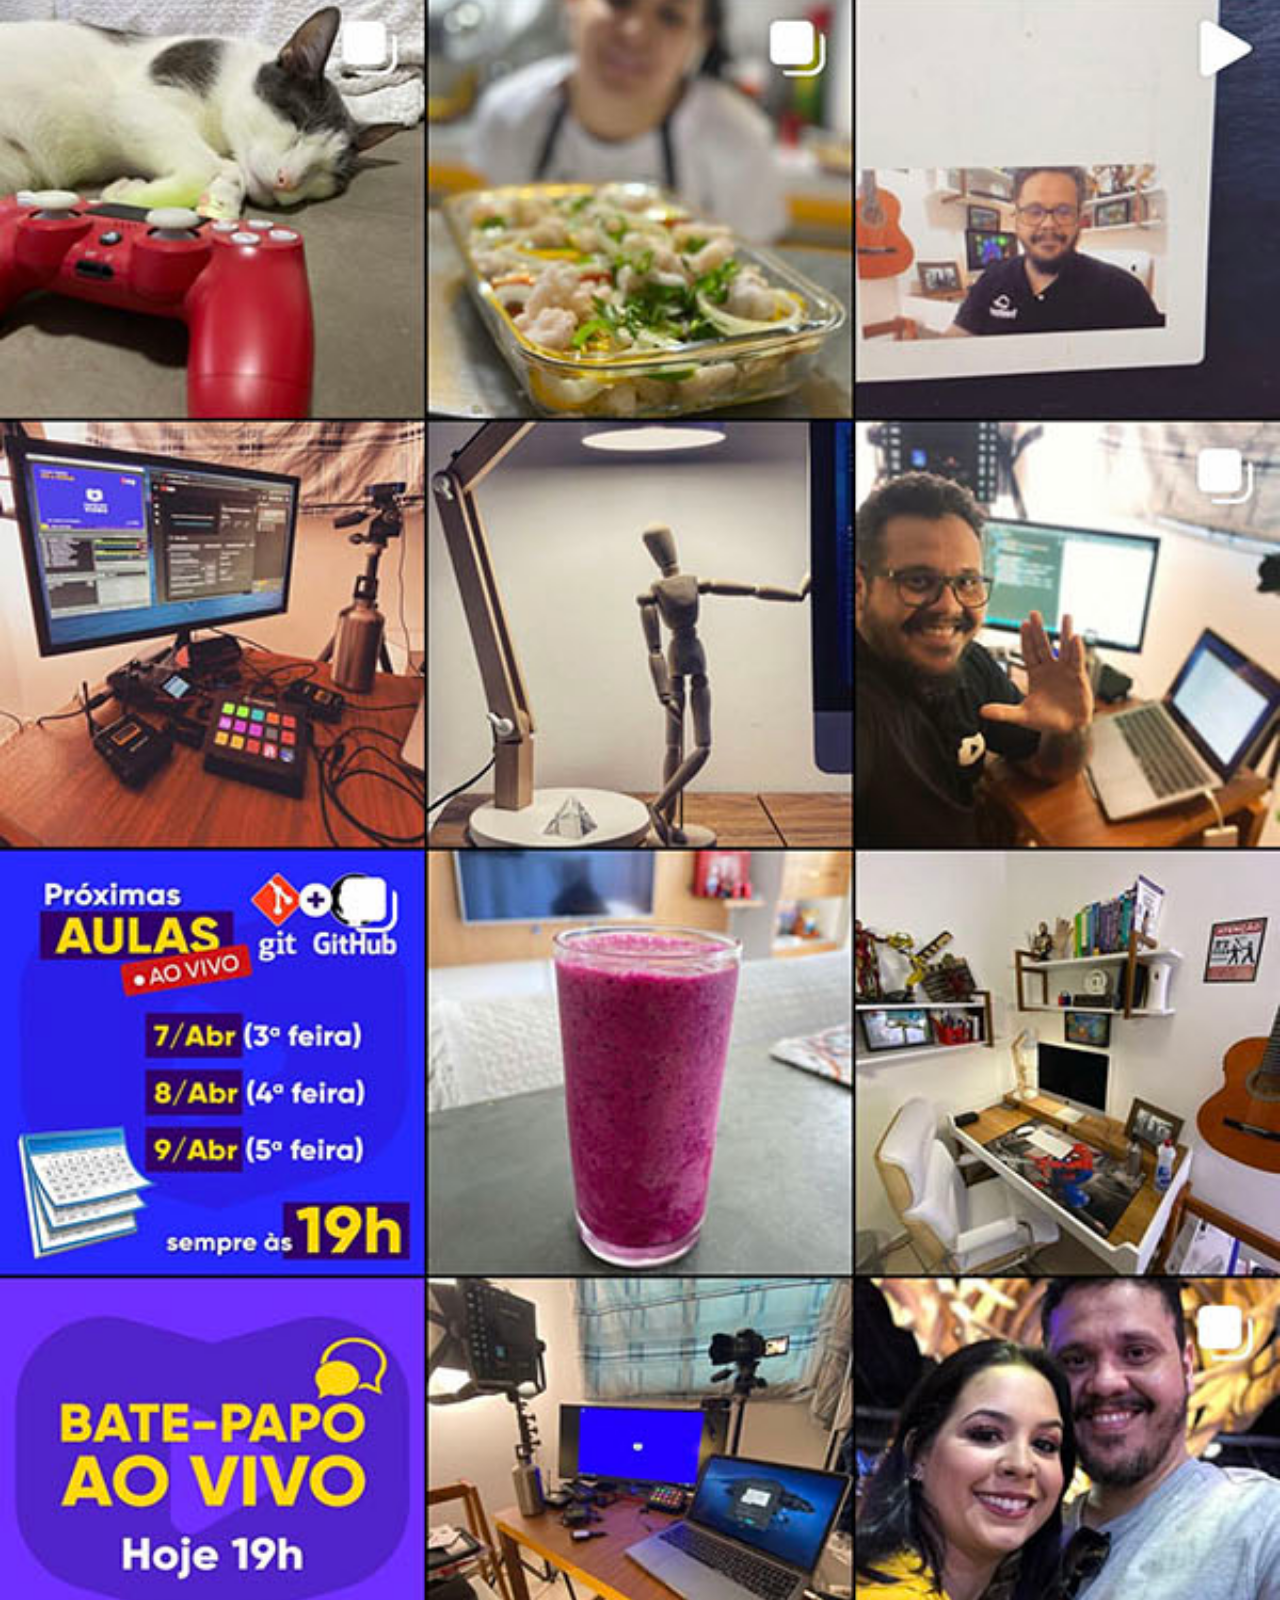
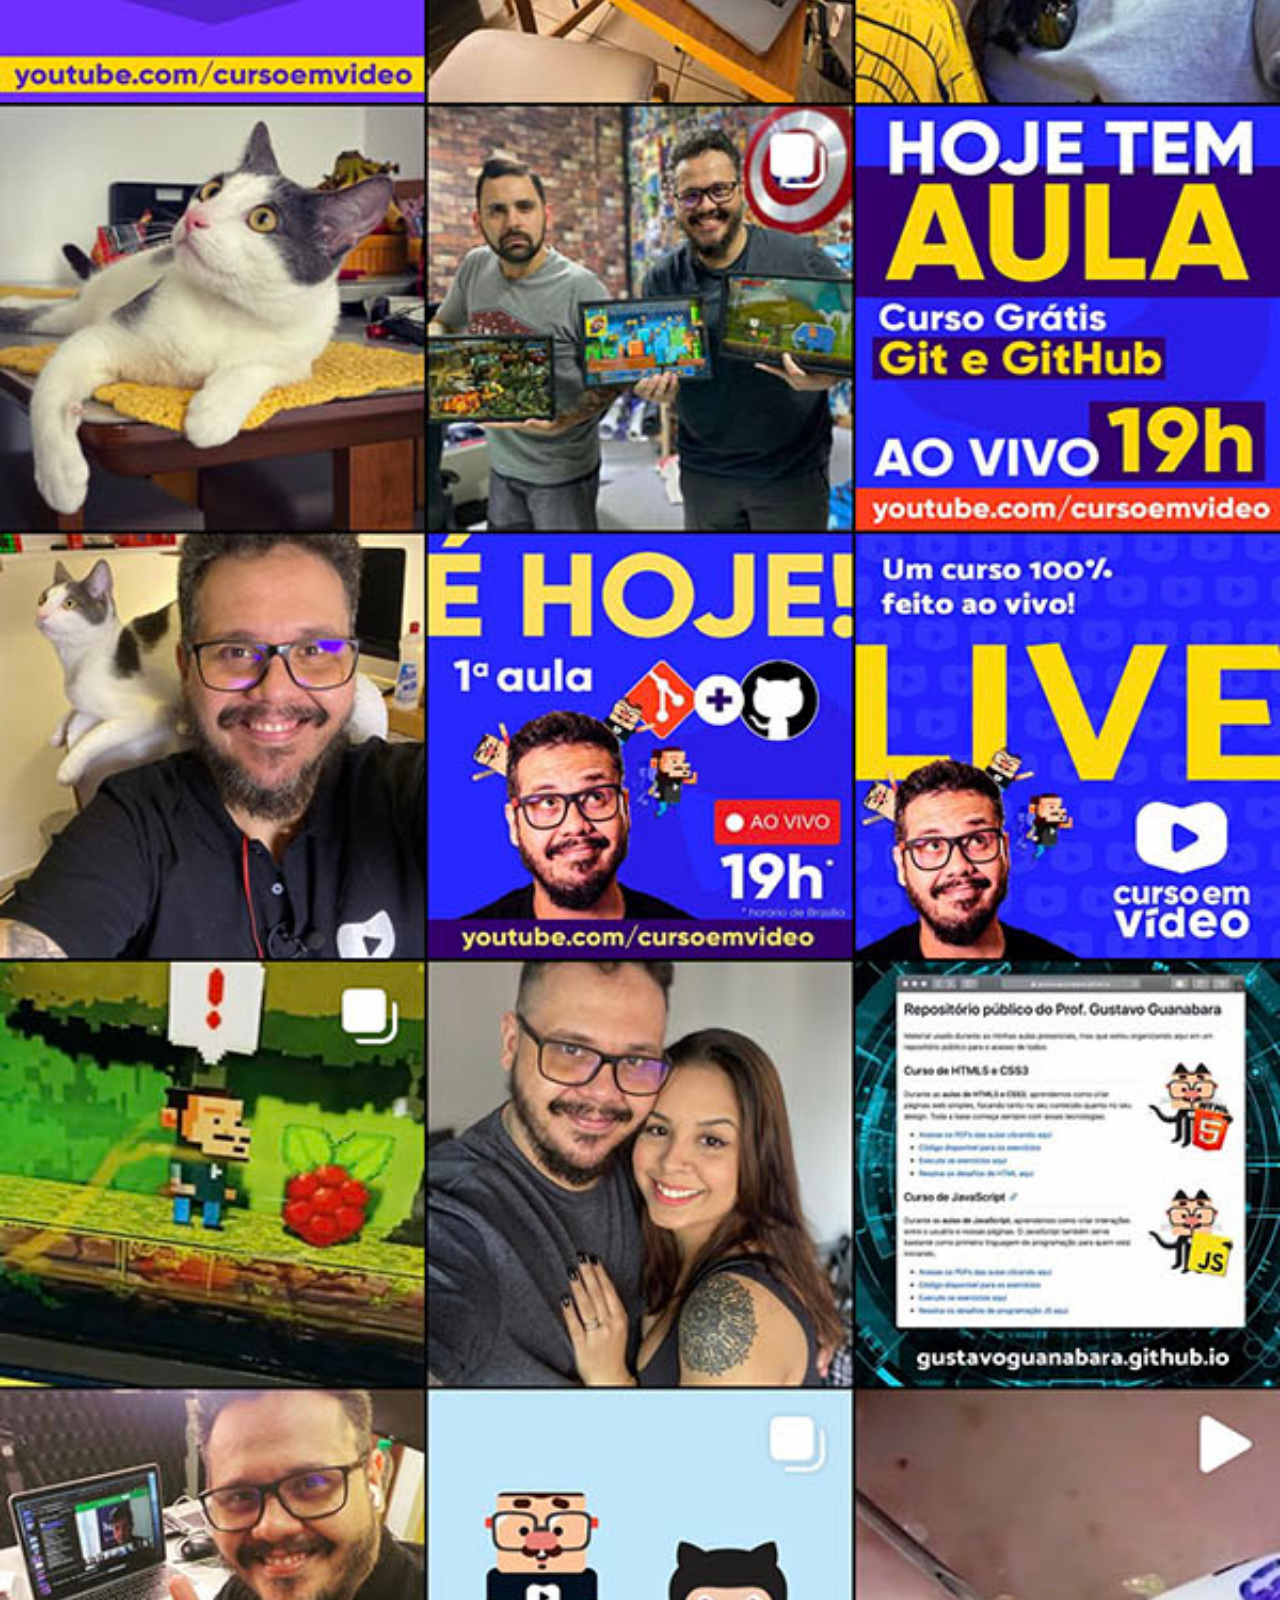
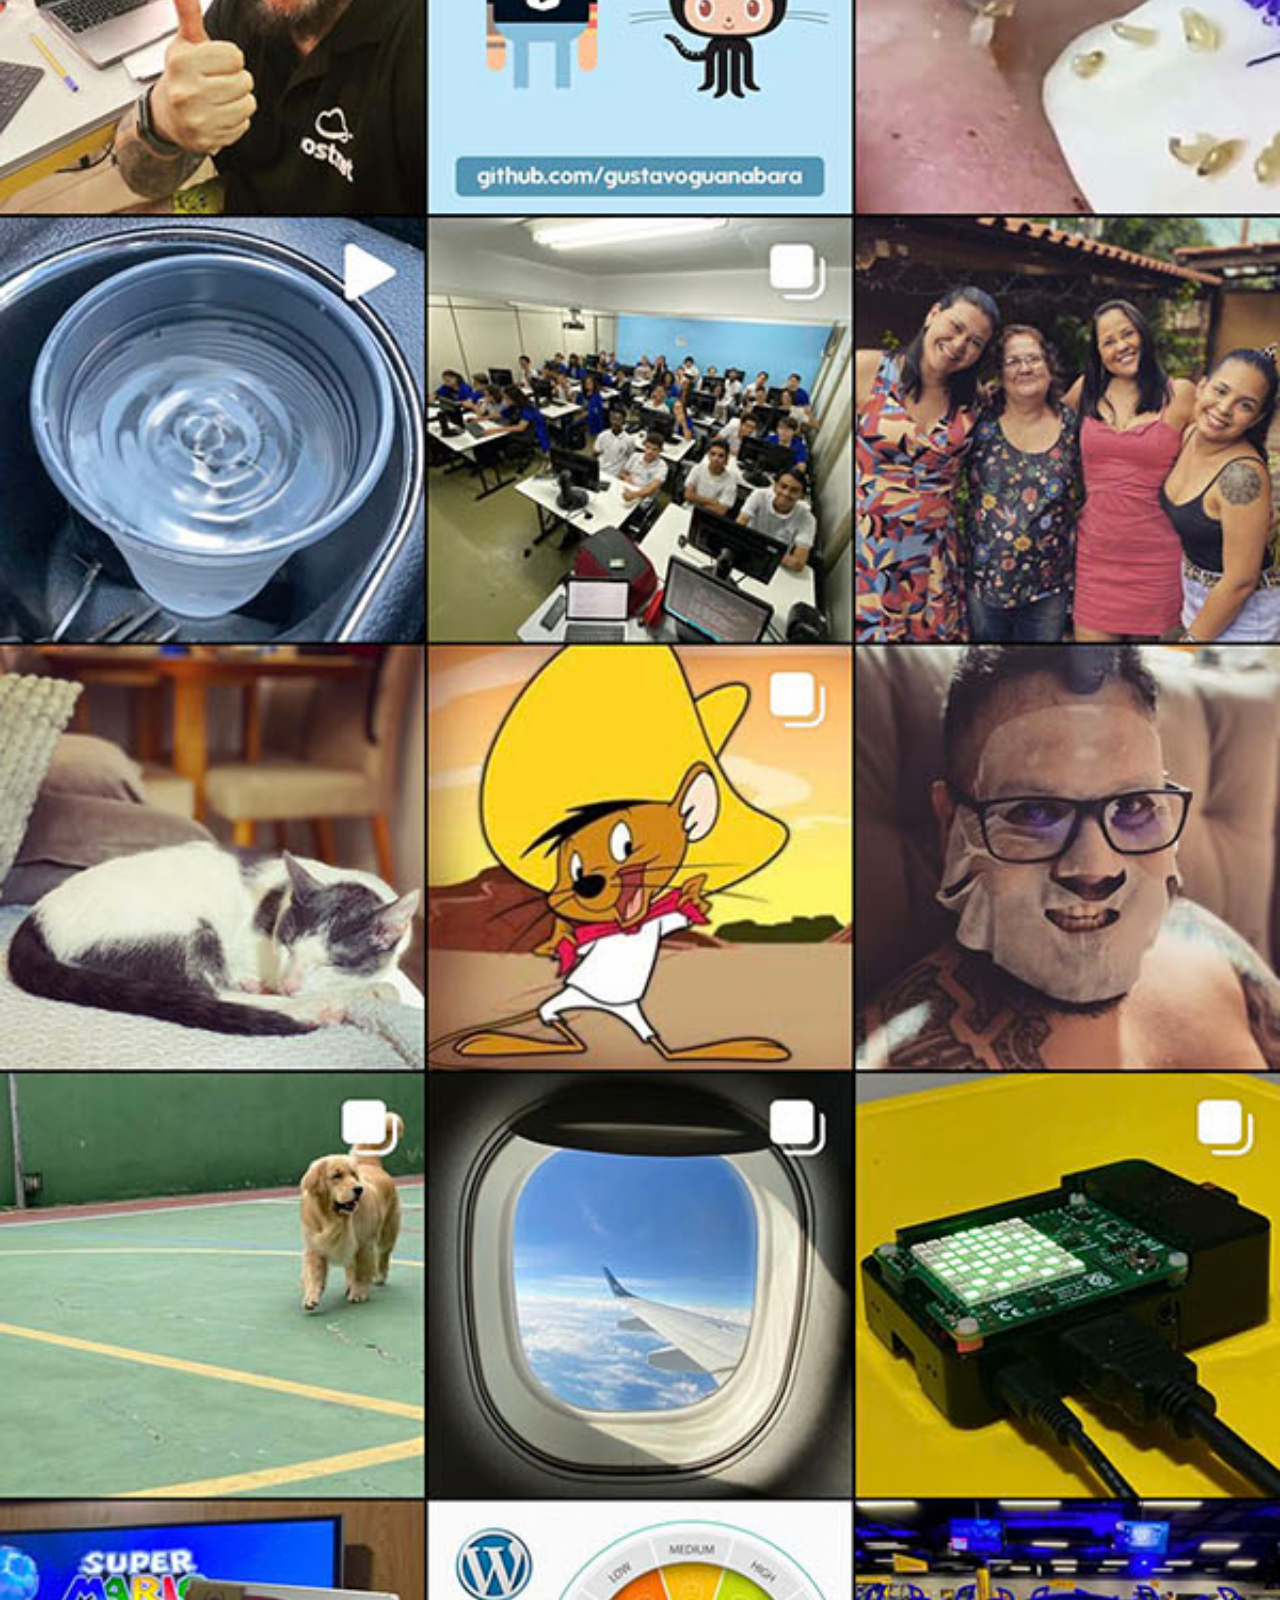
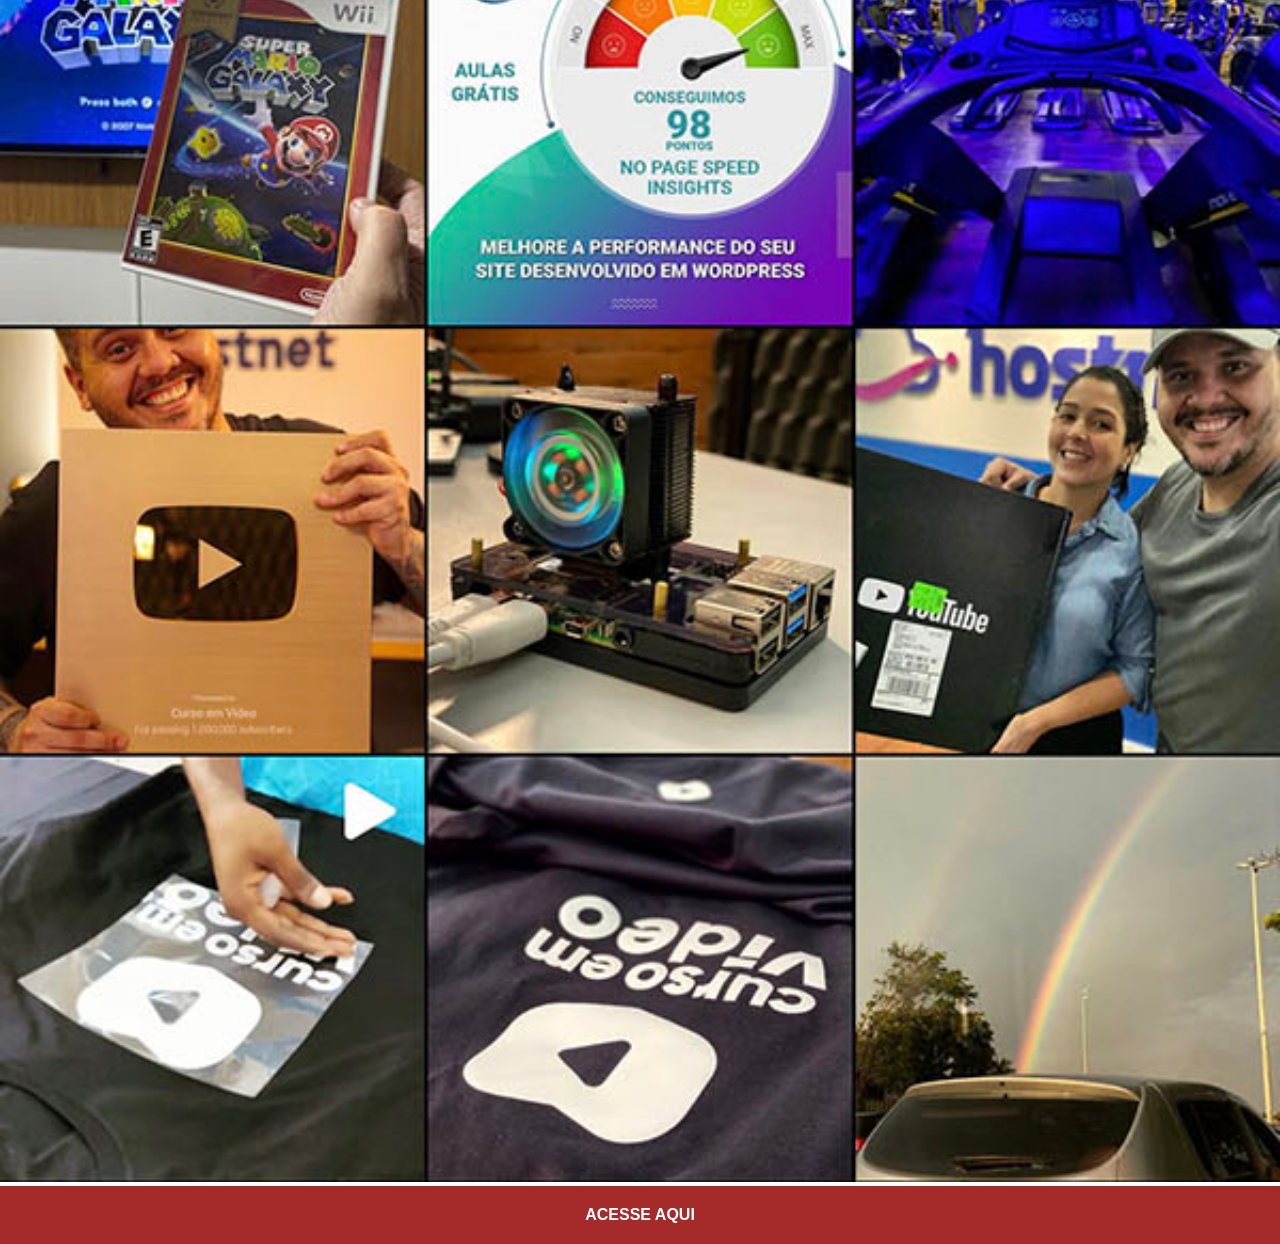
<file: instagram.html>
<!DOCTYPE html>
<html lang="pt-br">
<head>
    <meta charset="UTF-8">
    <meta name="viewport" content="width=device-width, initial-scale=1.0">
    <title>Instagram</title>
    <link rel="stylesheet" href="estilo/social.css">
</head>
<body>
    <img src="imagens/tela-instagram.jpg" alt="">
    <a href="https://www.instagram.com/" target="_blank">ACESSE AQUI</a>
</body>
</html>
</file>
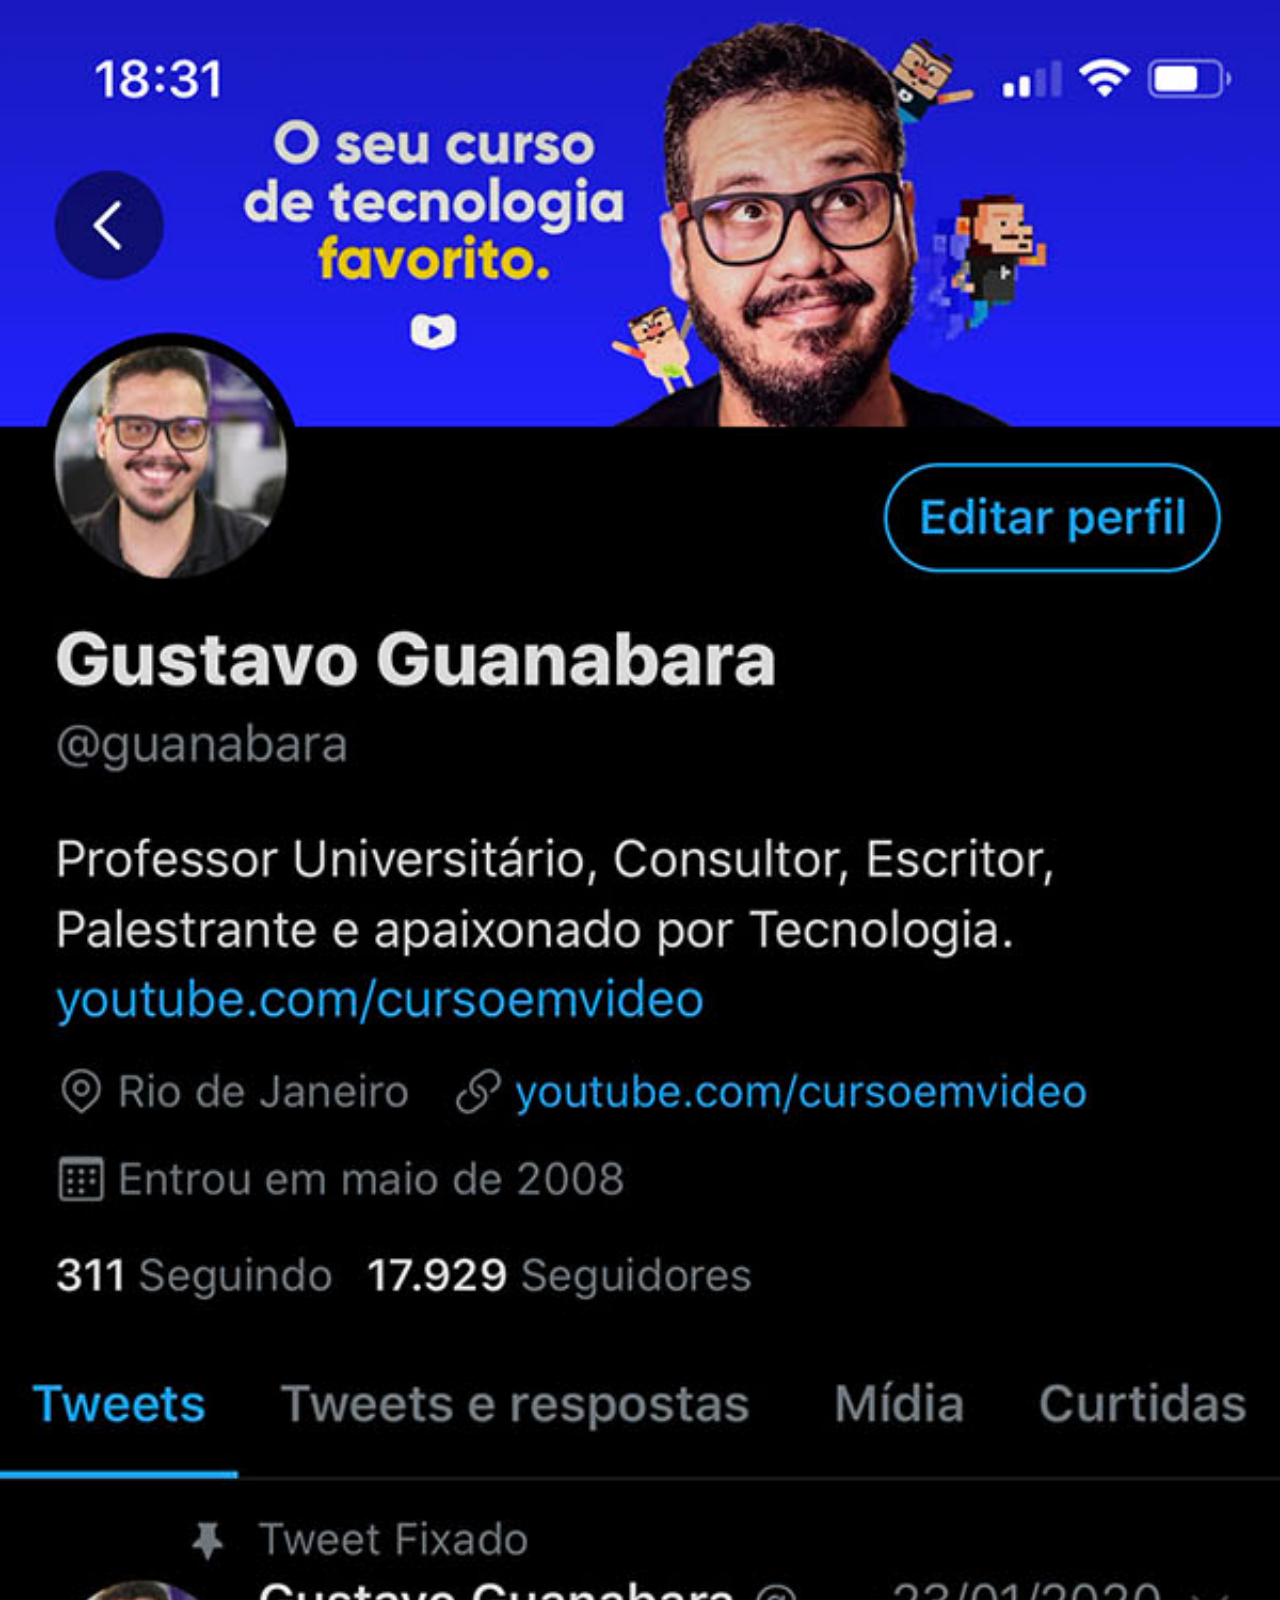
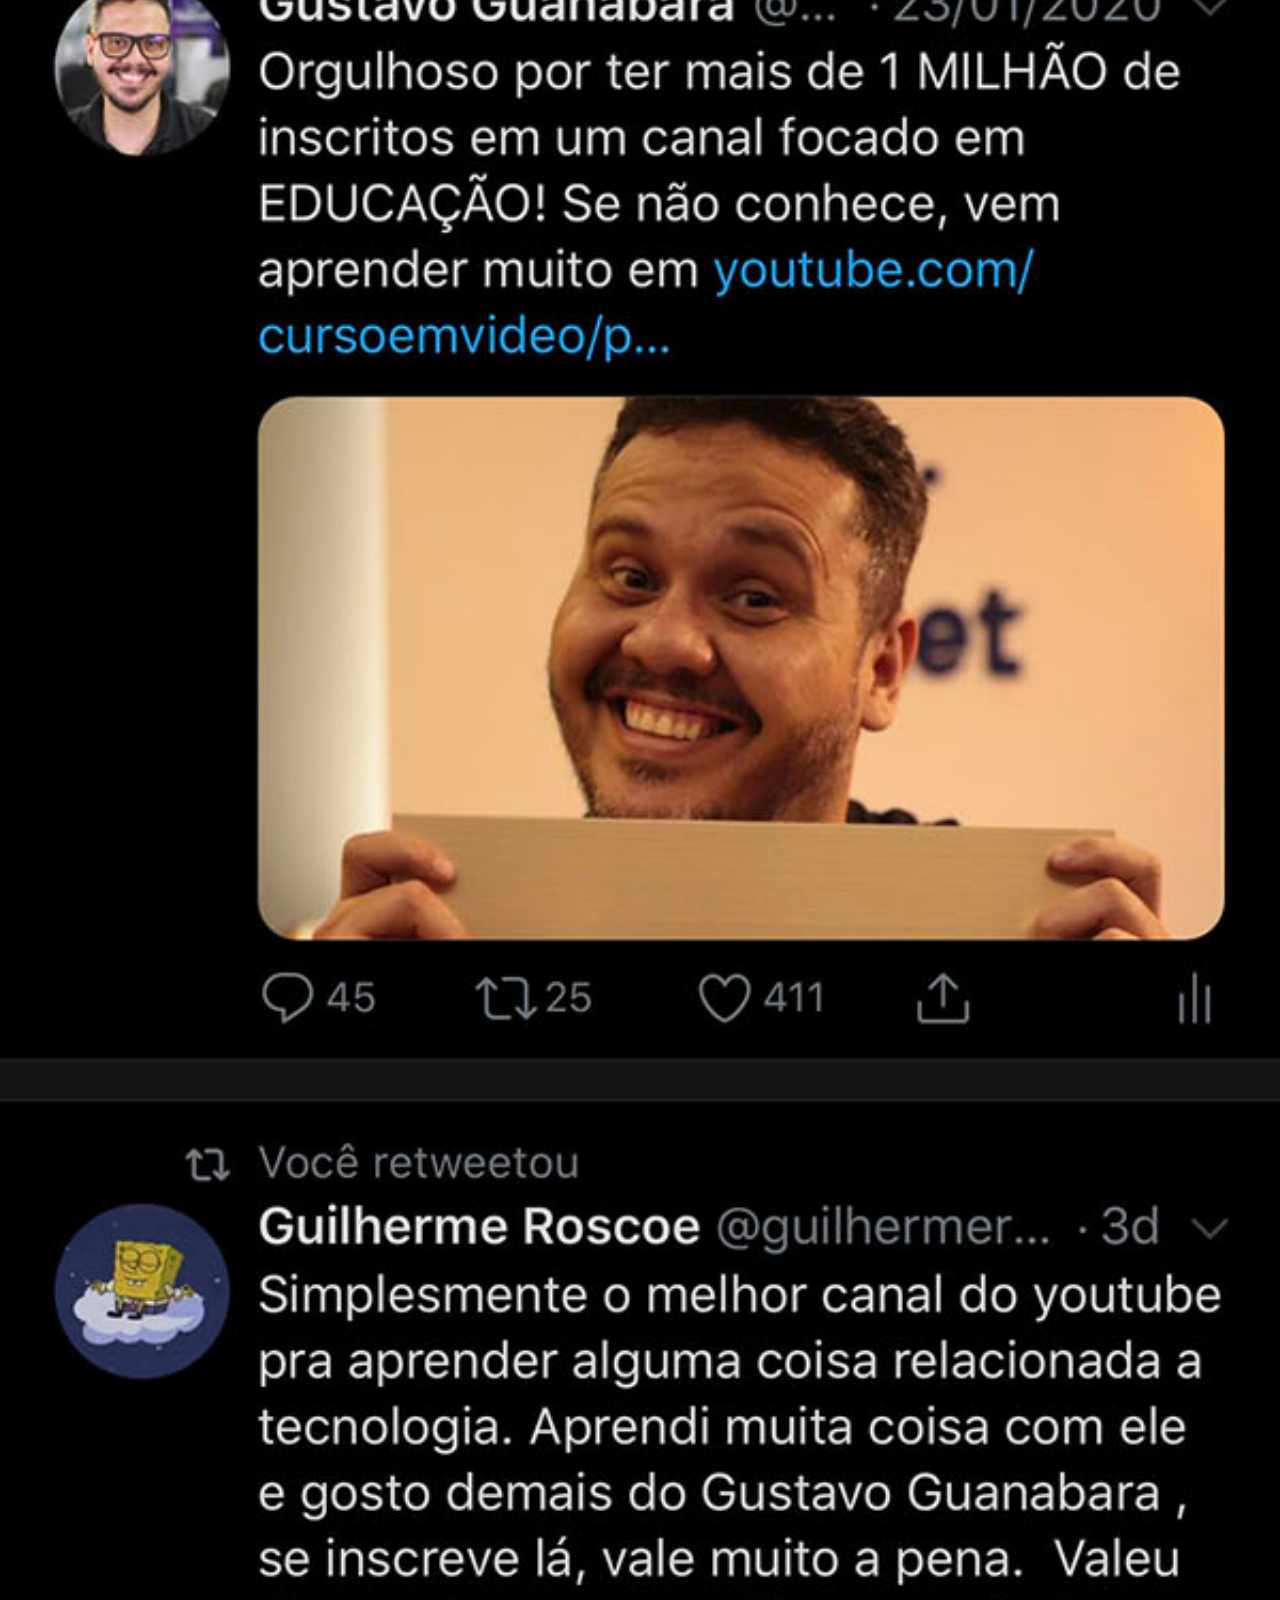
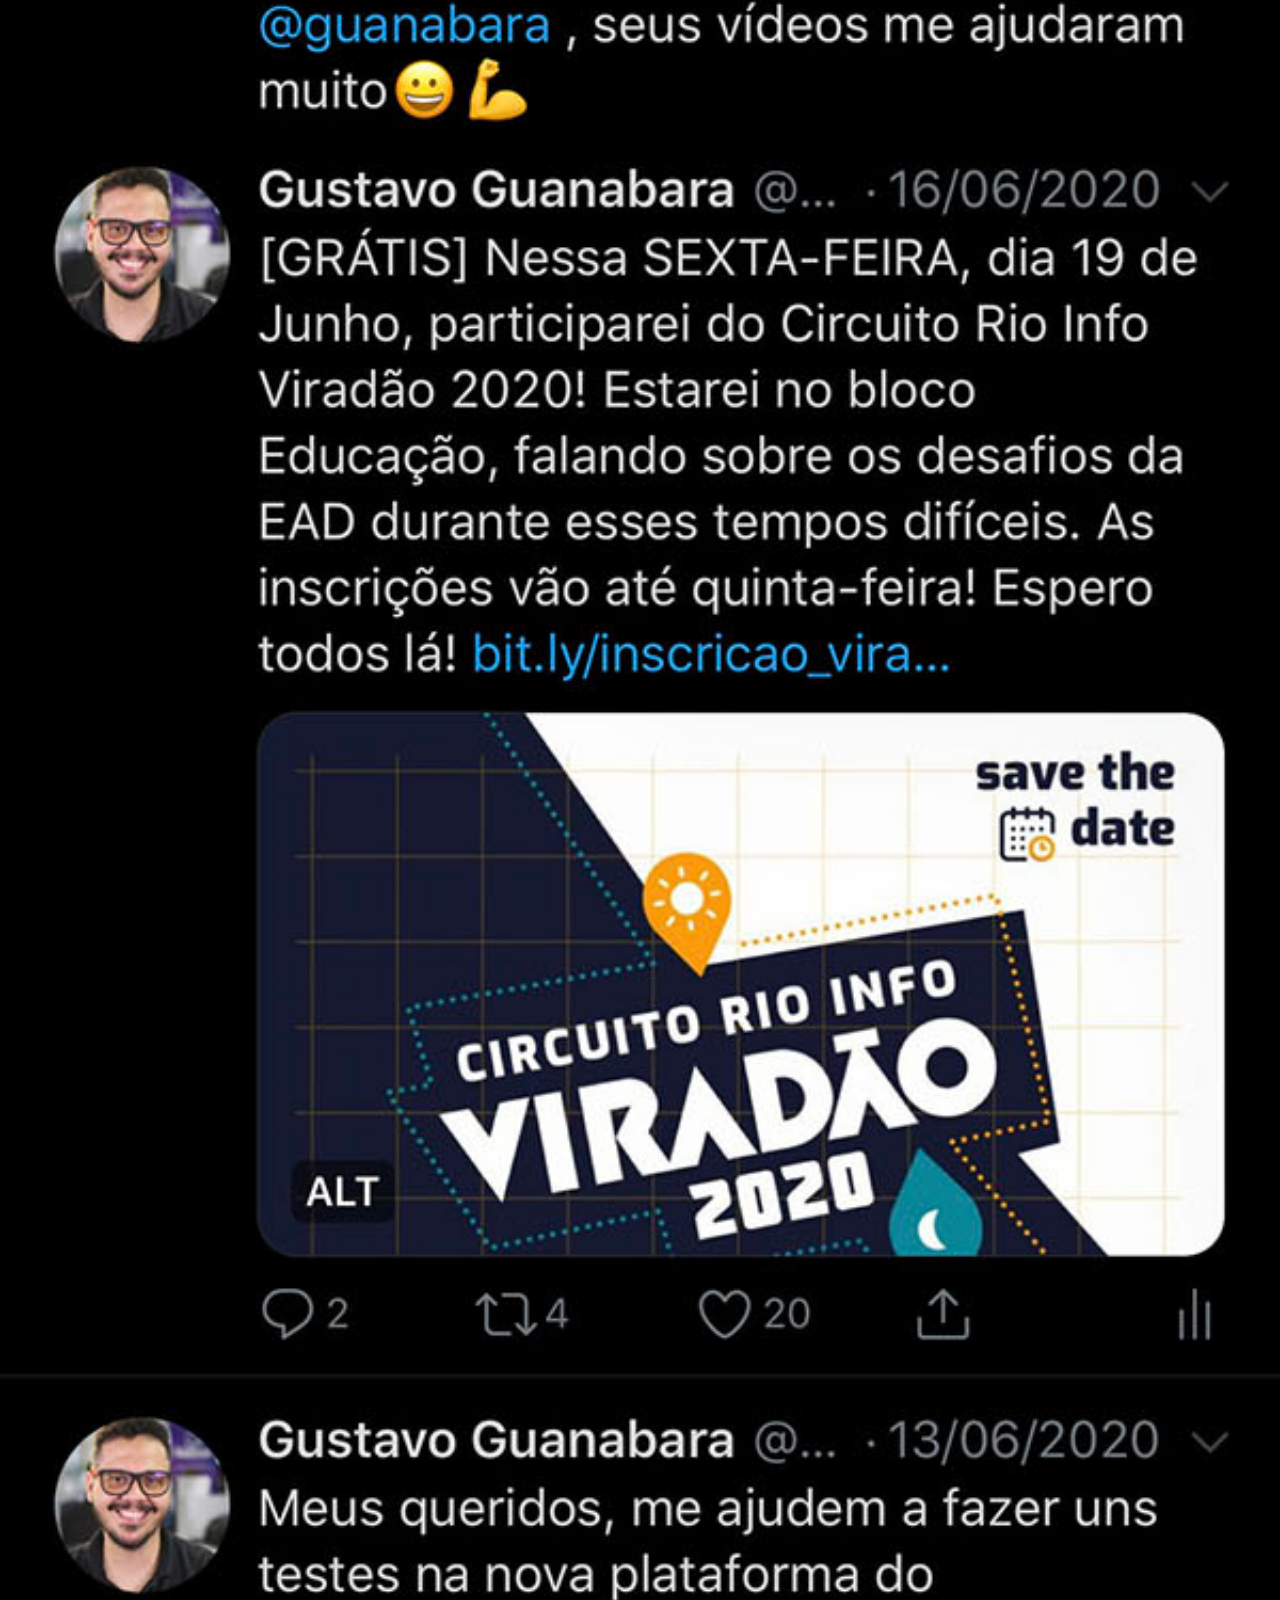
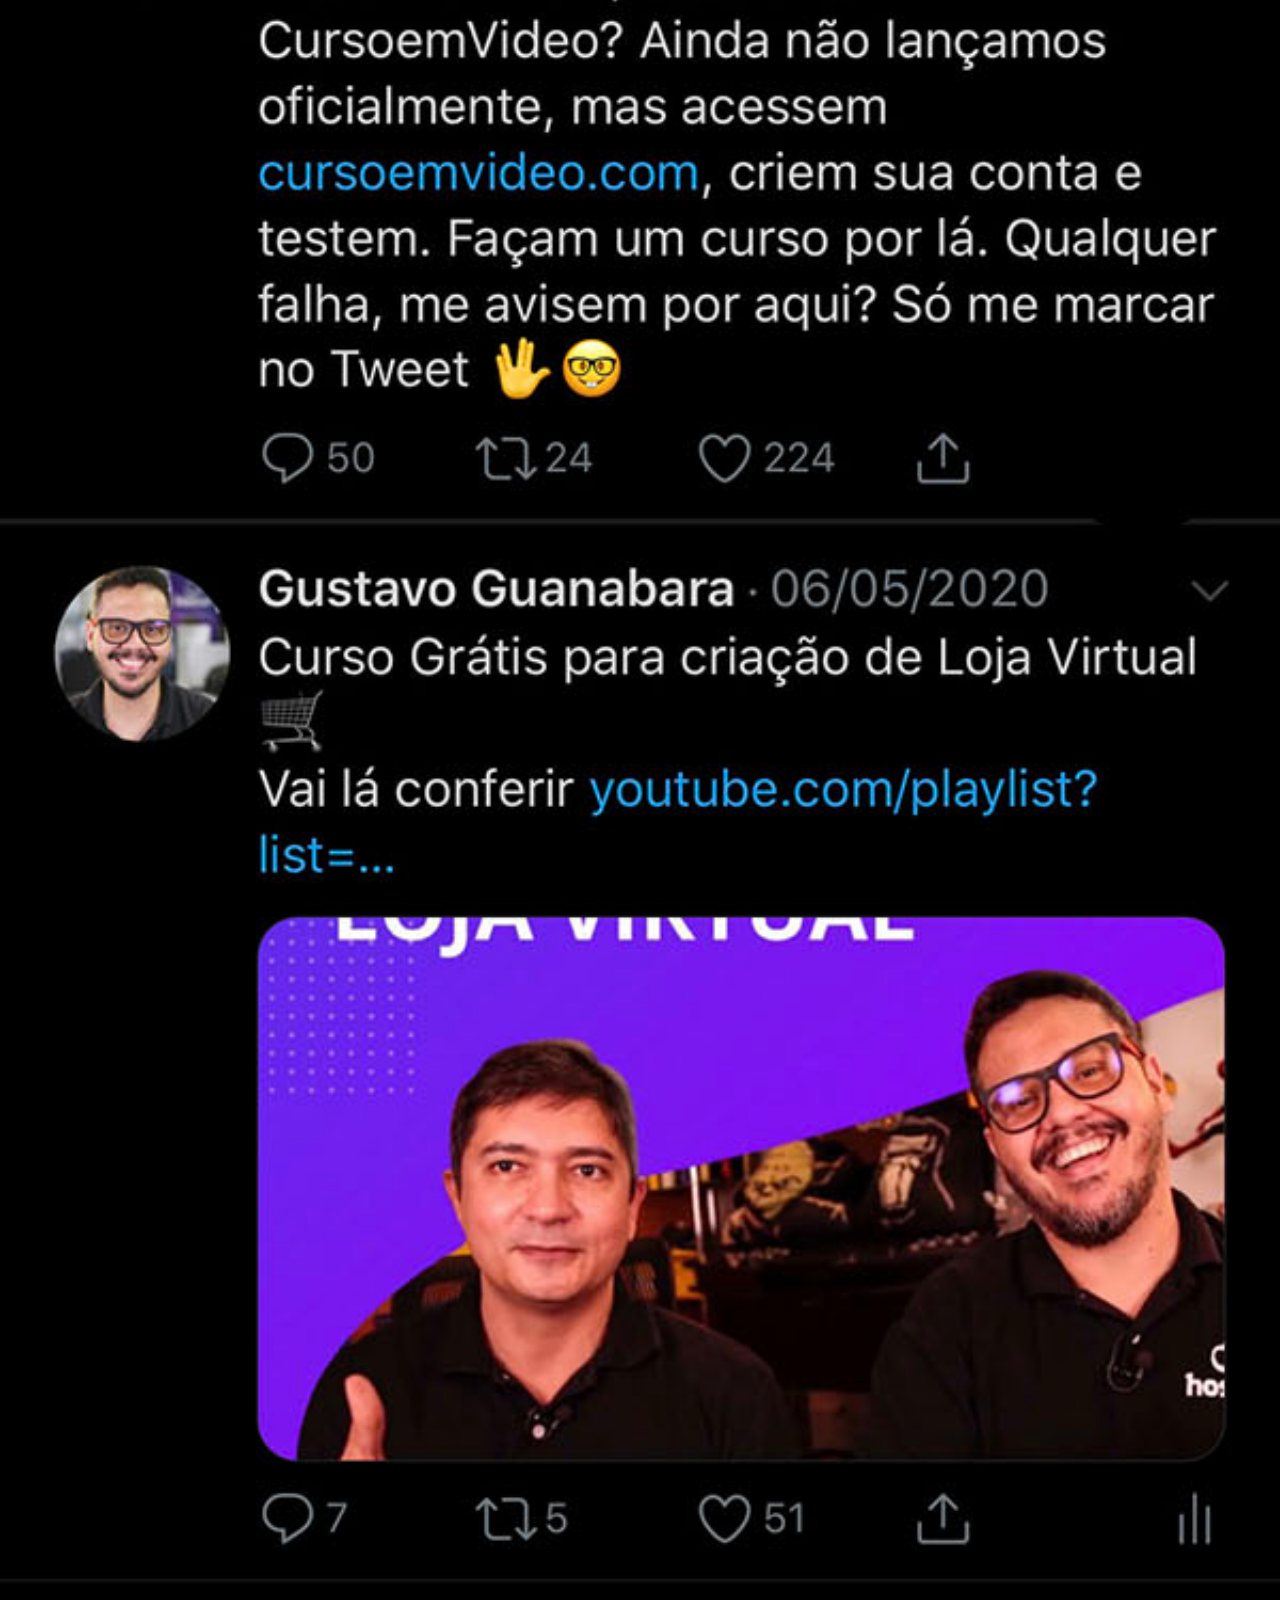
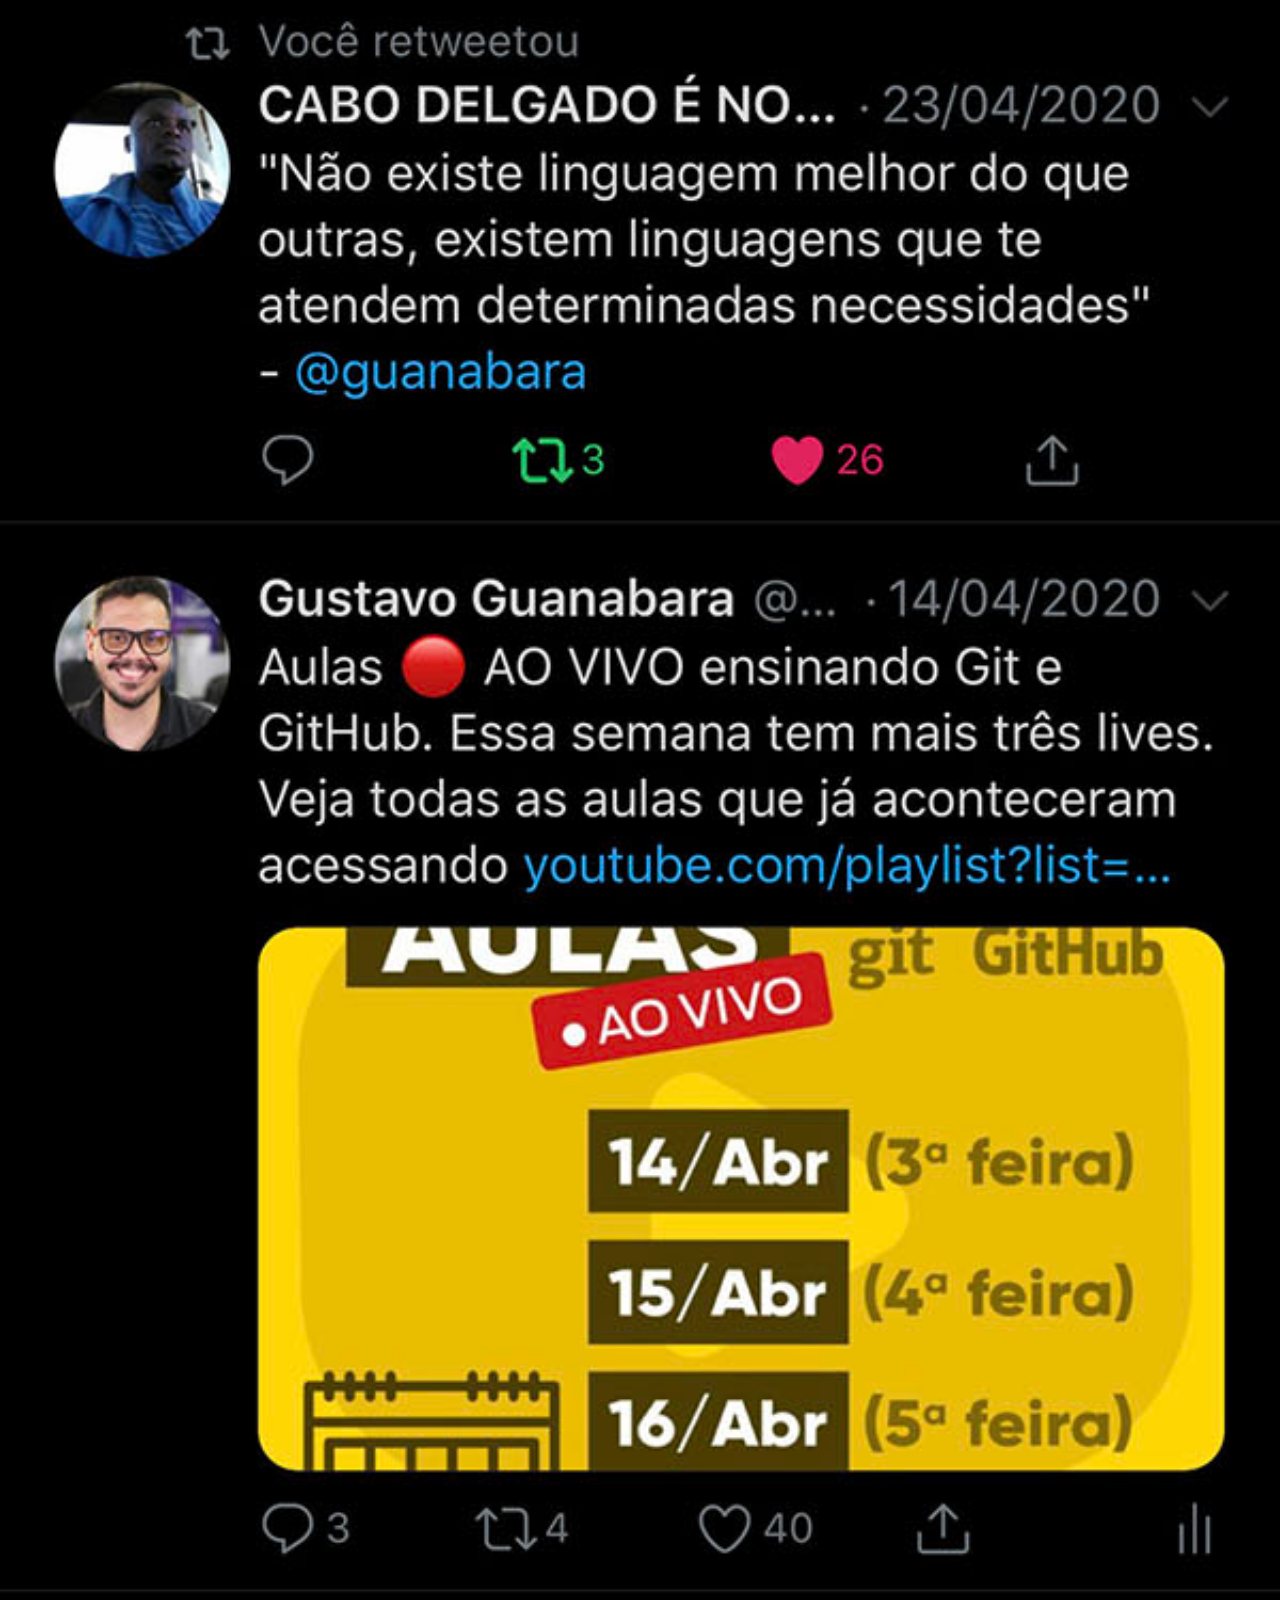
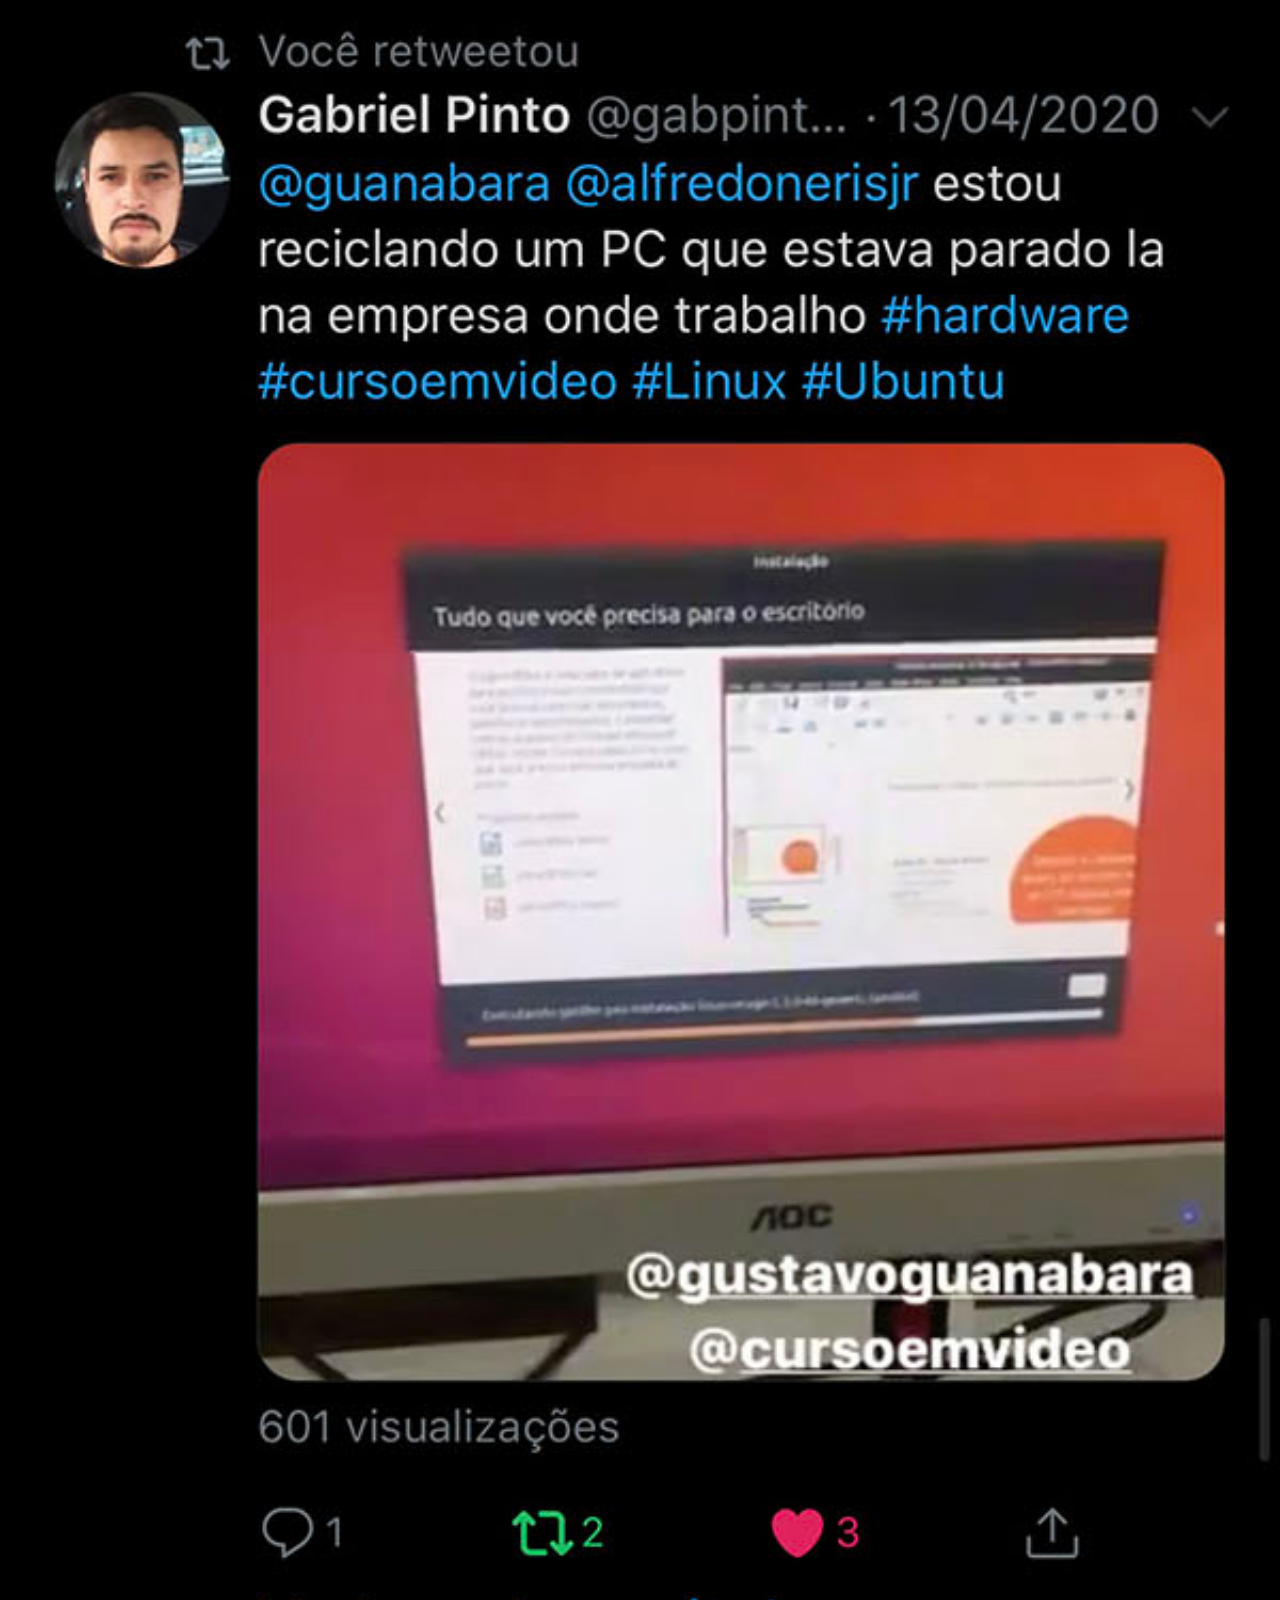
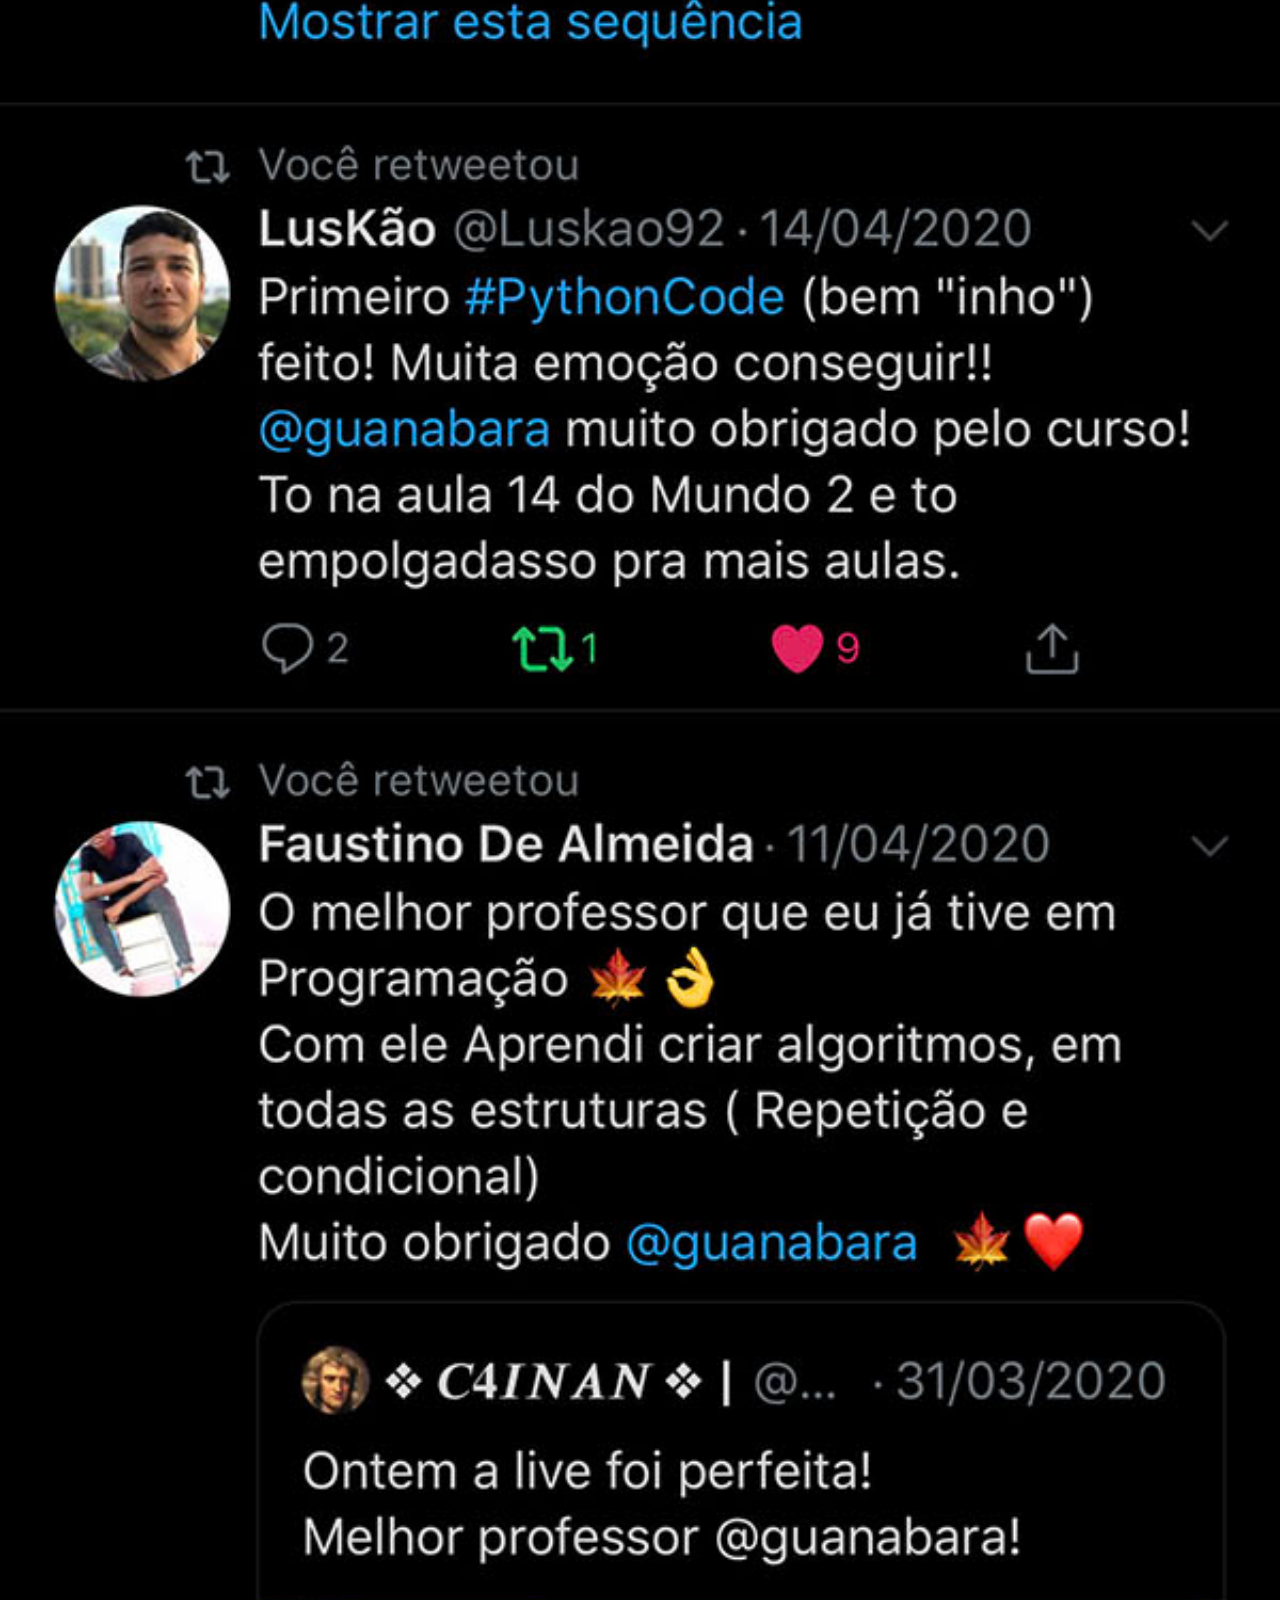
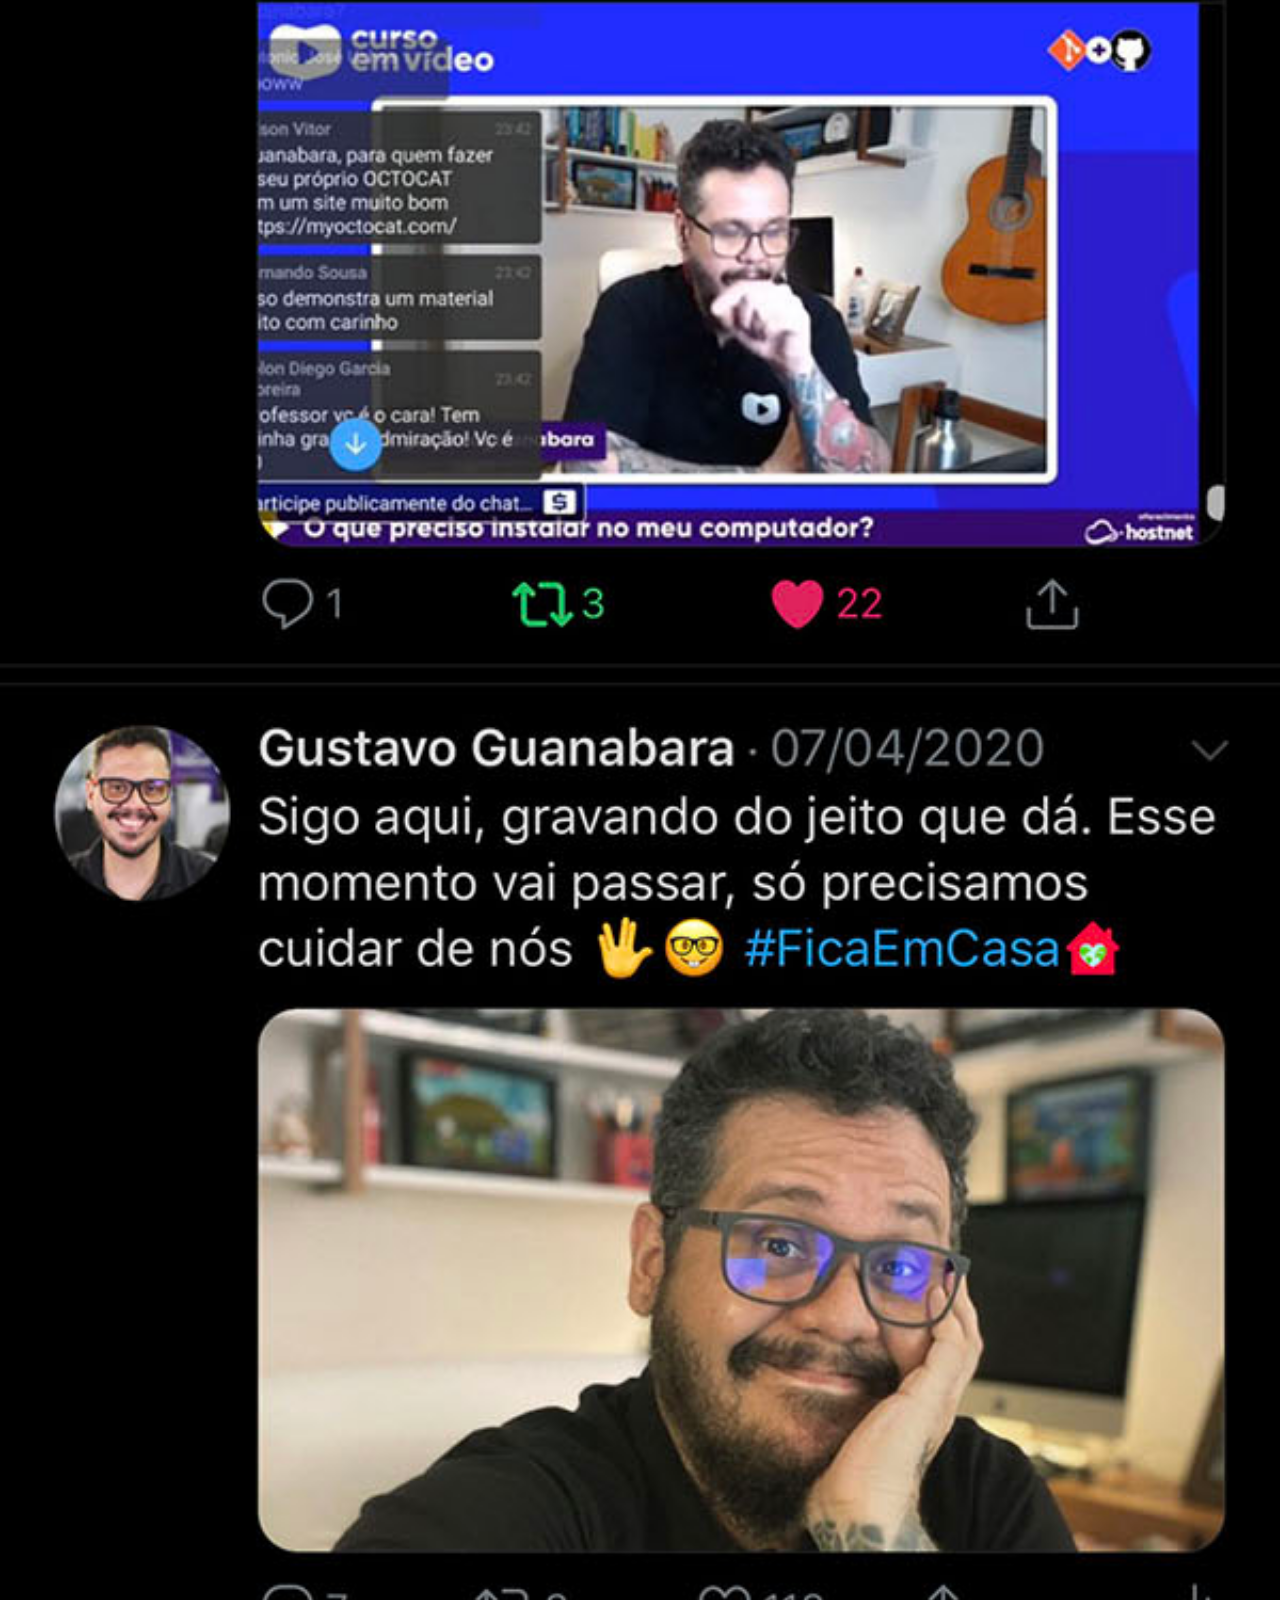
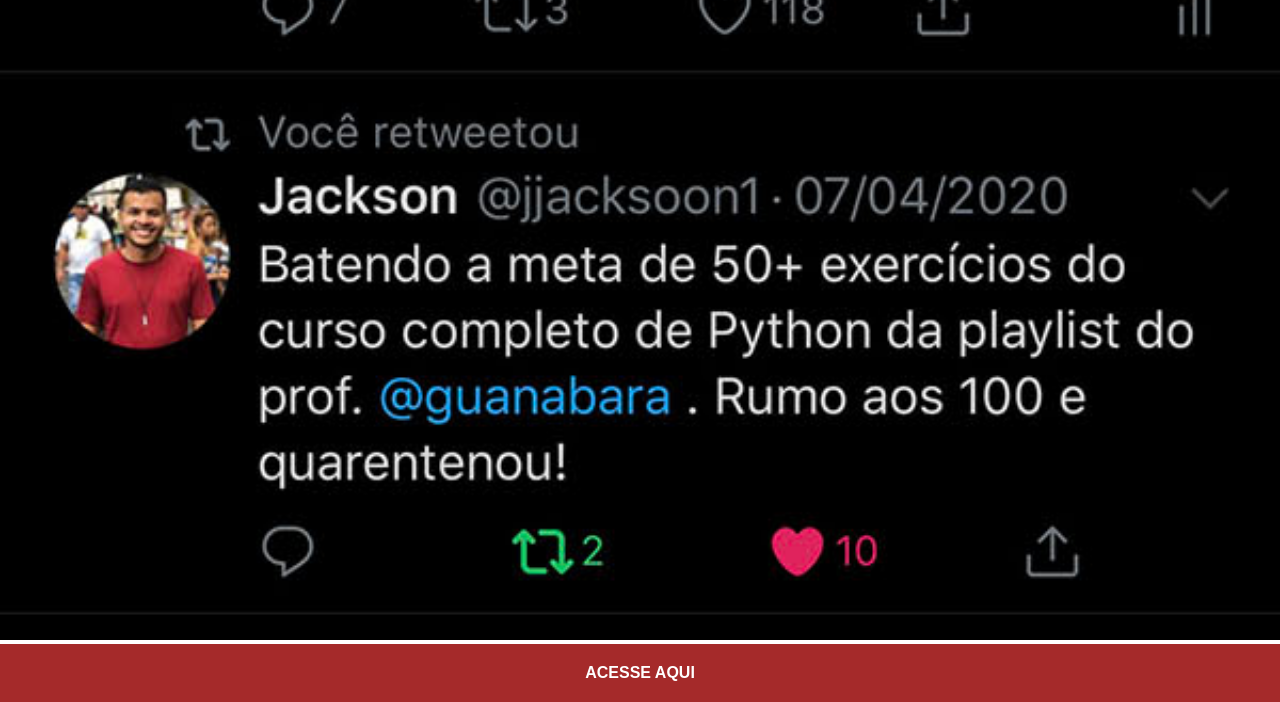
<file: twitter.html>
<!DOCTYPE html>
<html lang="pt-br">
<head>
    <meta charset="UTF-8">
    <meta name="viewport" content="width=device-width, initial-scale=1.0">
    <title>Twitter</title>
    <link rel="stylesheet" href="estilo/social.css">
</head>
<body>
    <img src="imagens/tela-twitter.jpg" alt="Twitter">
    <a href="https://www.x.com" target="_blank">ACESSE AQUI</a>
</body>
</html>
</file>
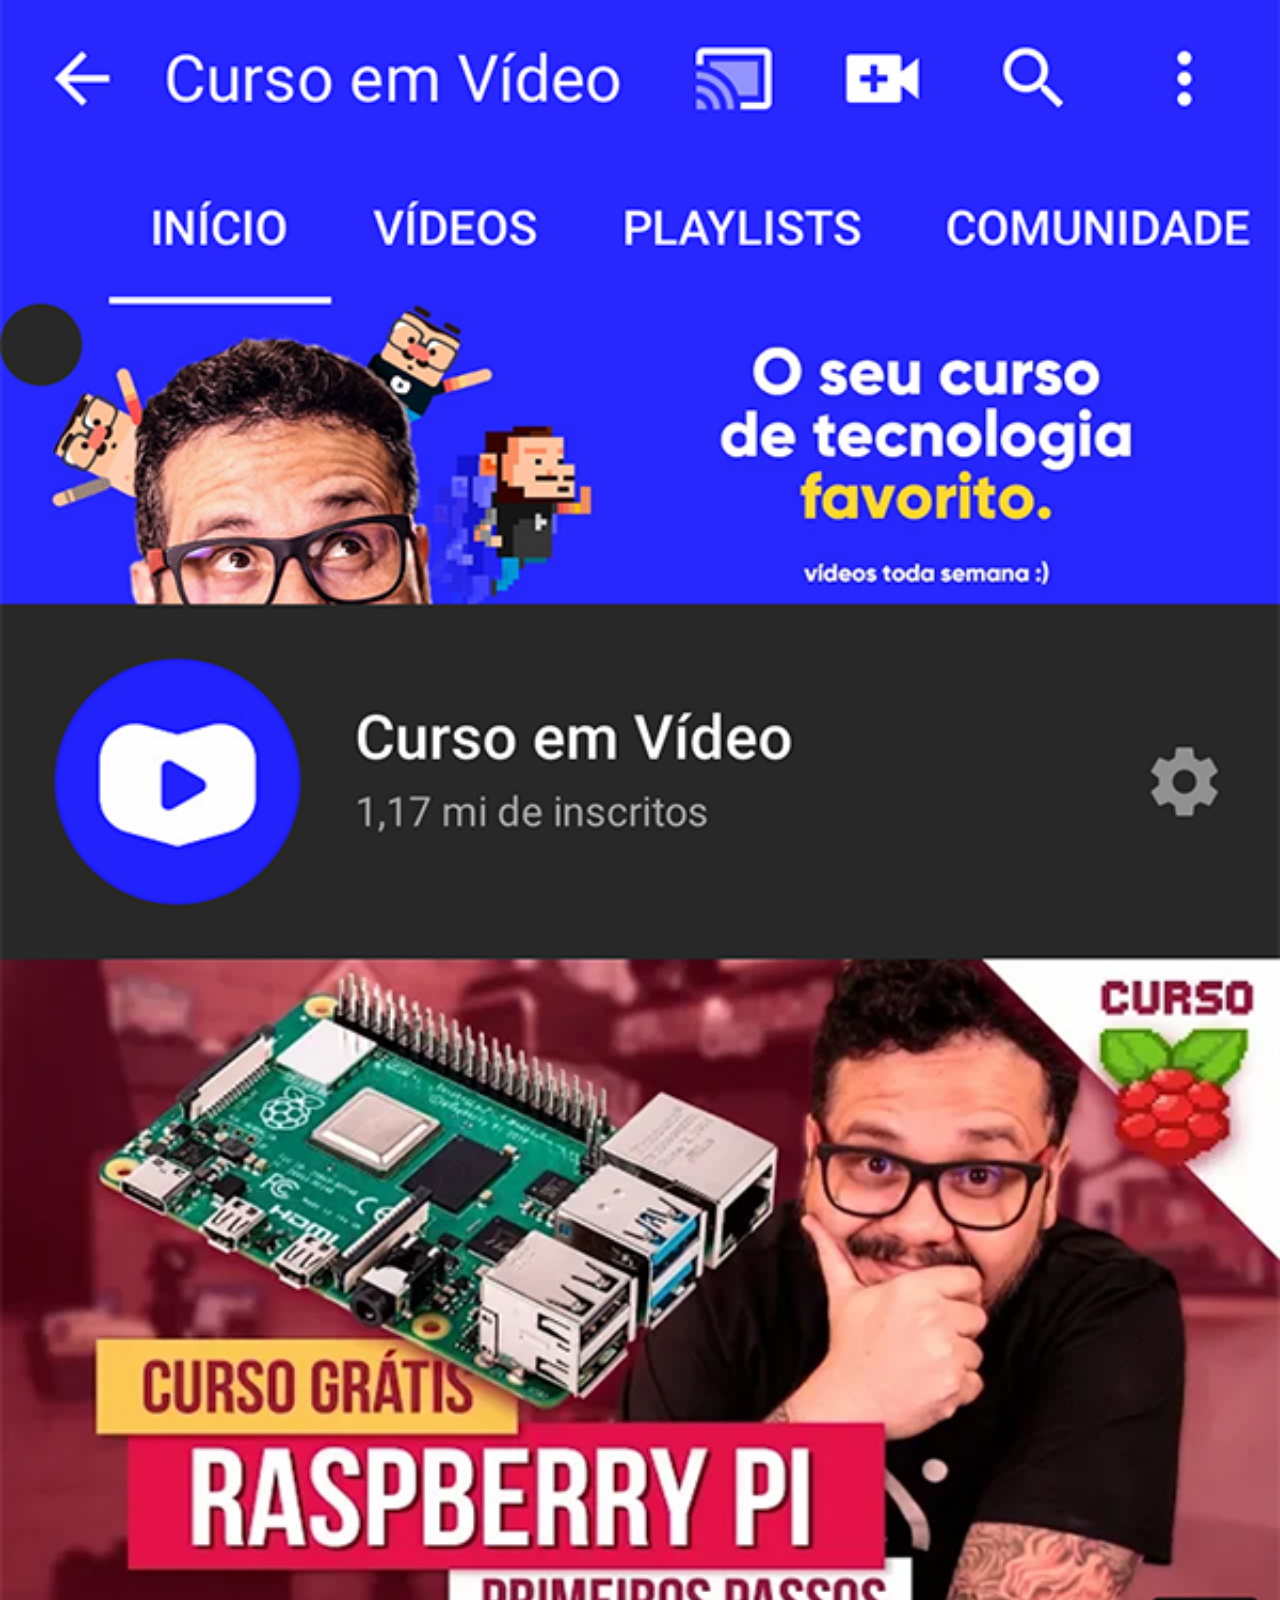
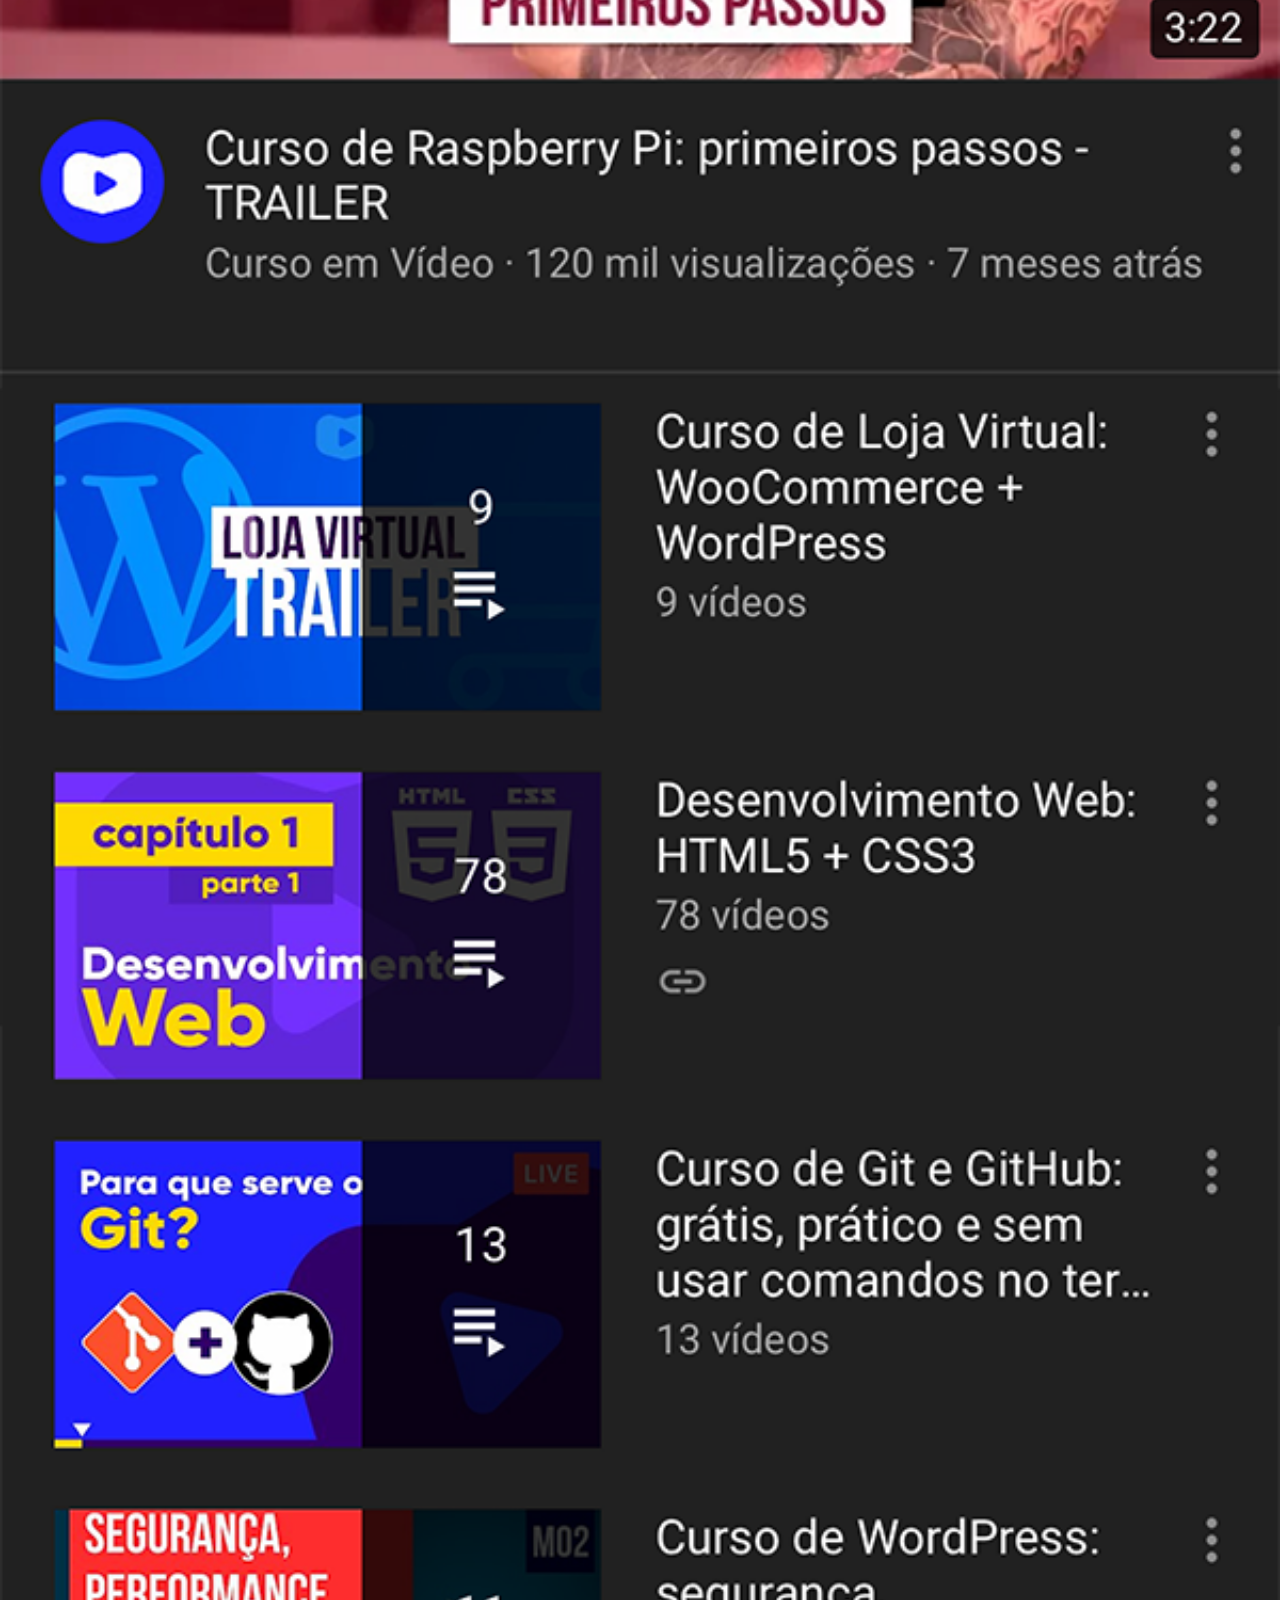
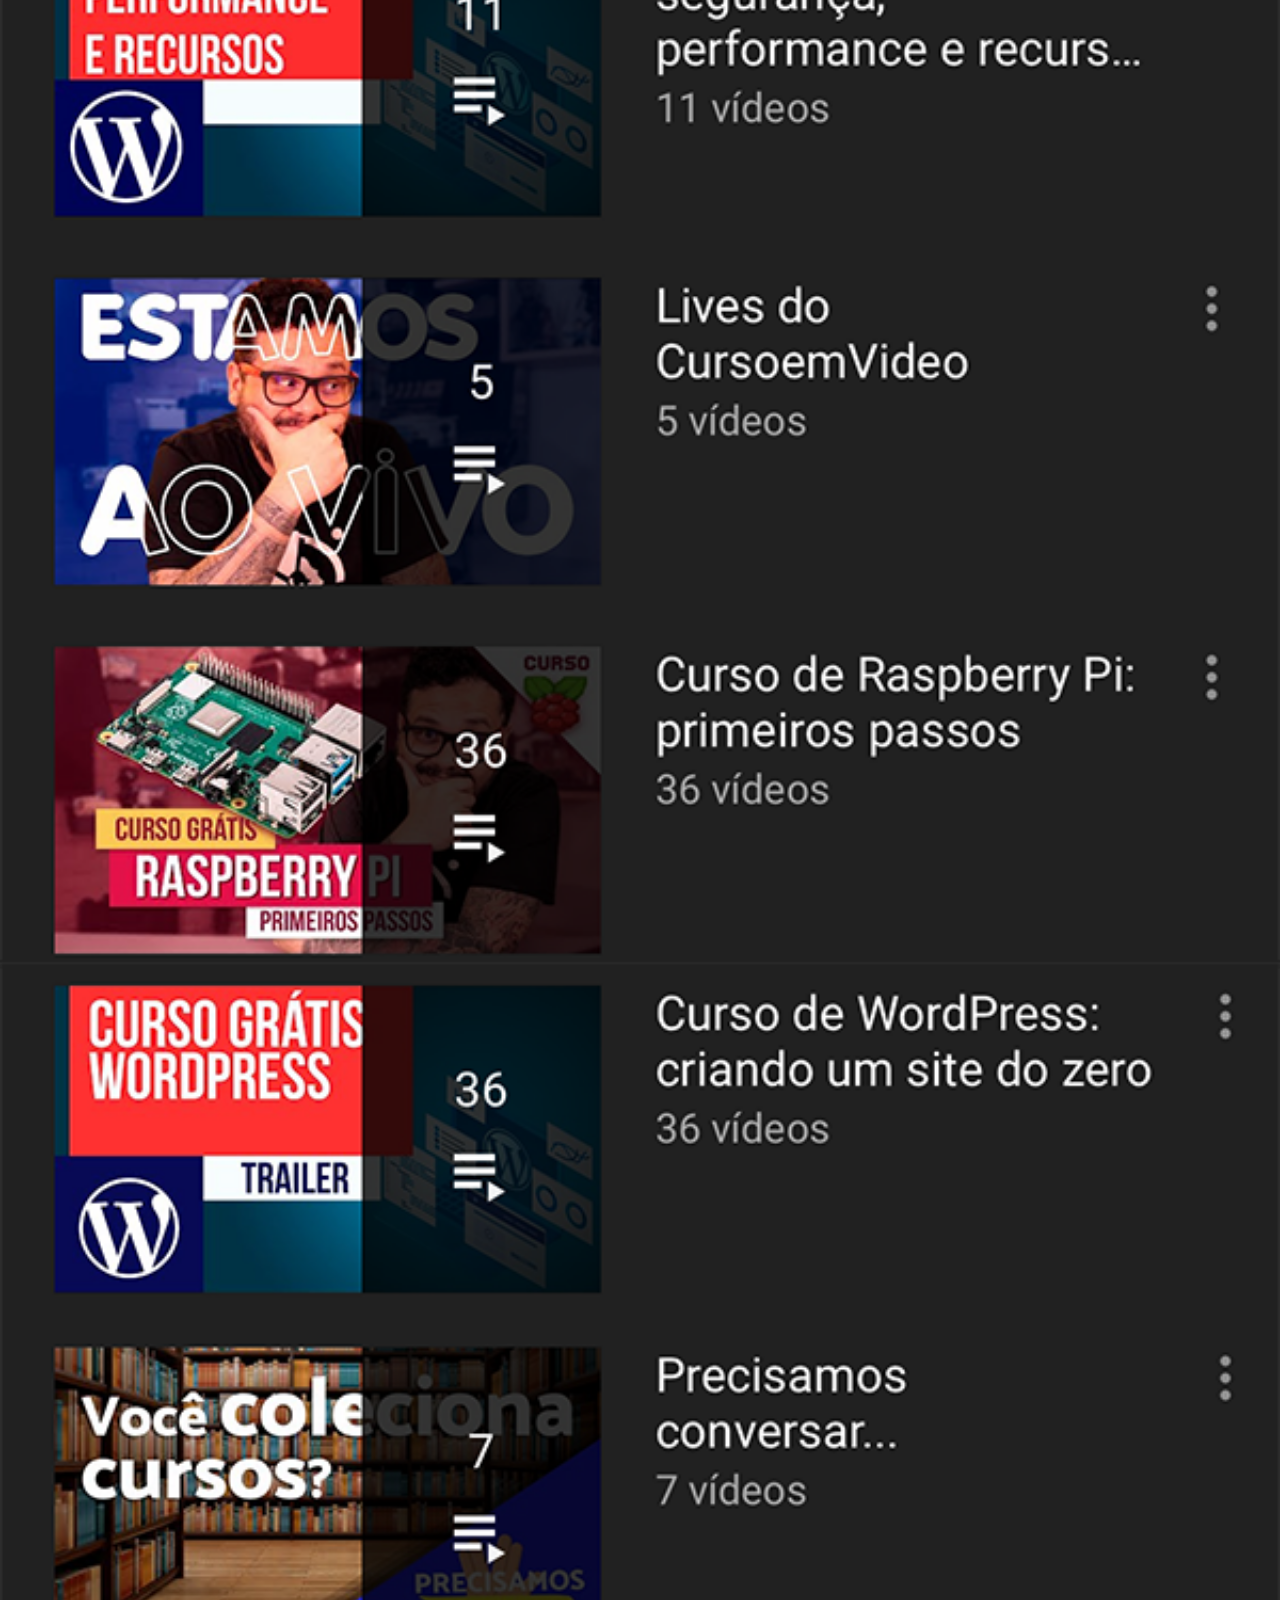
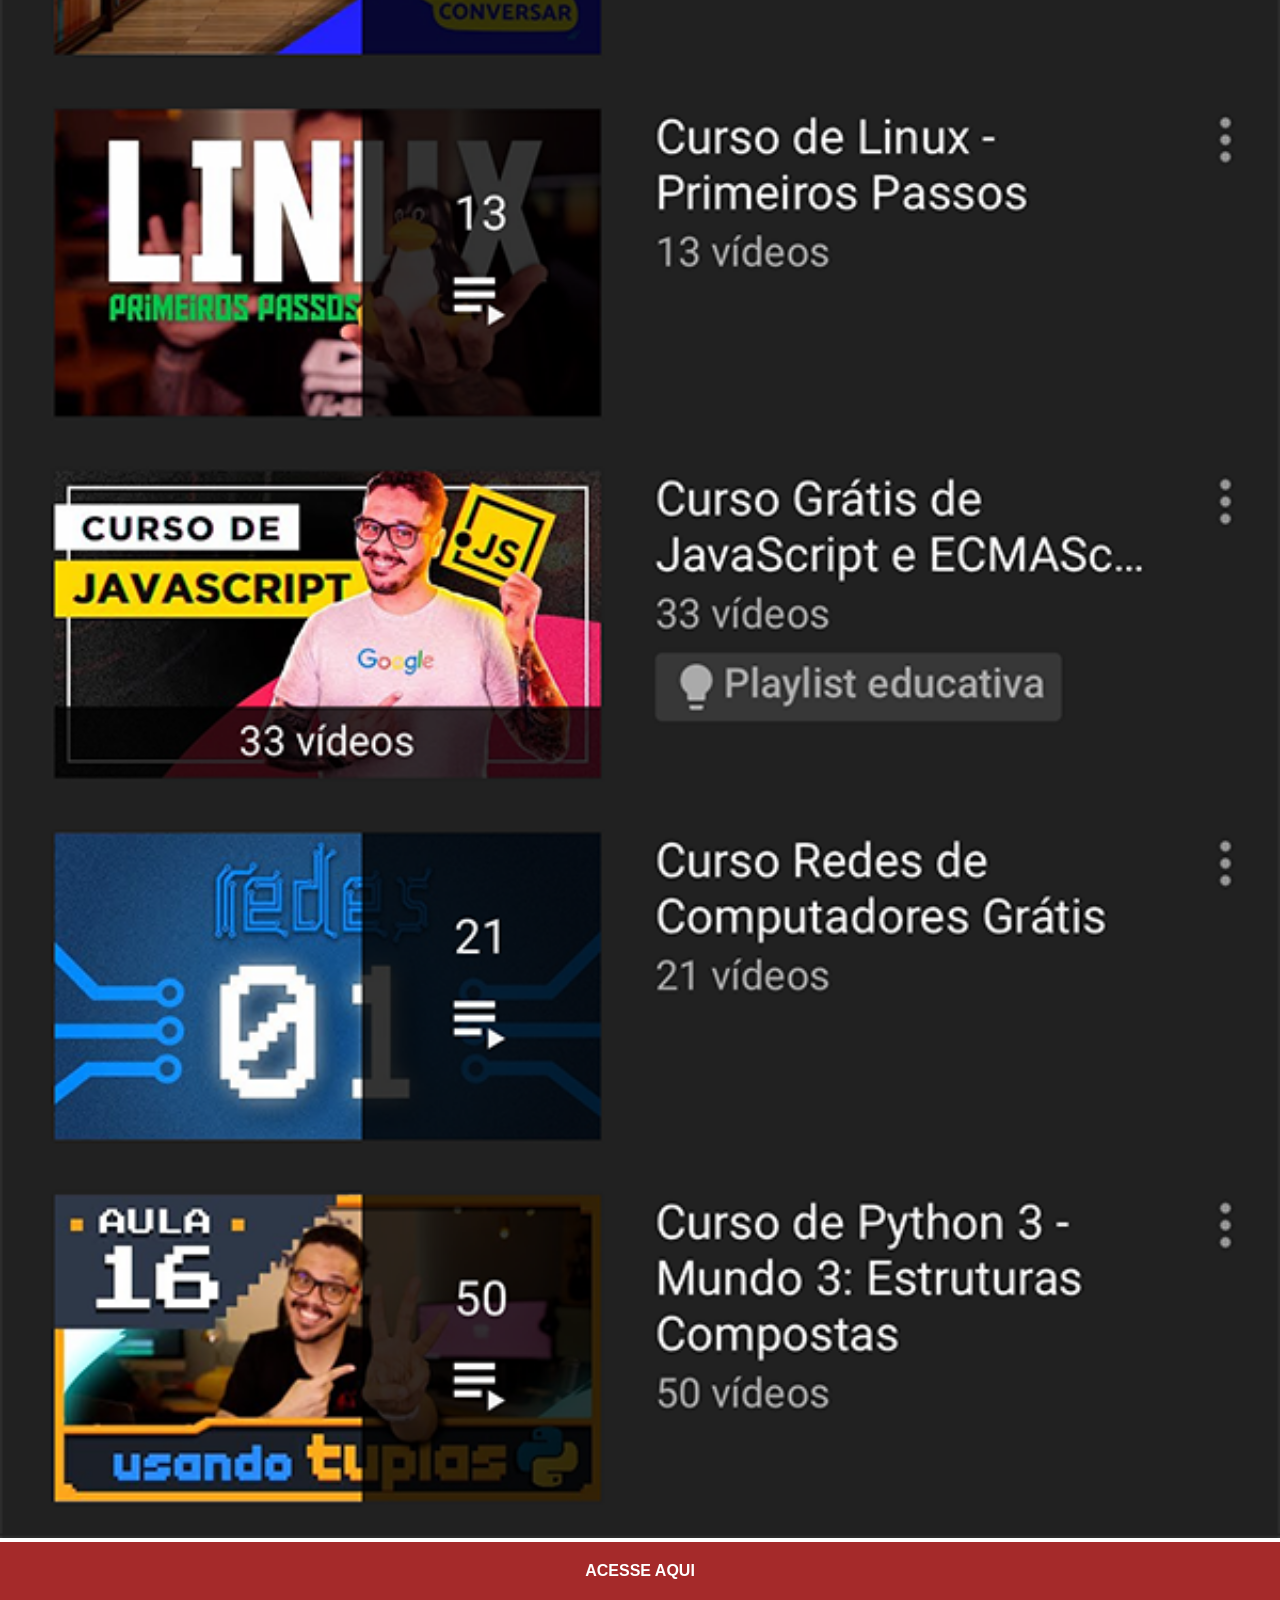
<file: youtube.html>
<!DOCTYPE html>
<html lang="pt-br">
<head>
    <meta charset="UTF-8">
    <meta name="viewport" content="width=device-width, initial-scale=1.0">
    <title>YouTube</title>
    <link rel="stylesheet" href="estilo/social.css">
</head>
<body>
    <img src="imagens/tela-youtube.png" alt="YouTube">
    <a href="https://www.youtube.com" target="_blank">ACESSE AQUI</a>
    
</body>
</html>
</file>
<file: estilos/style.css>
@charset "UTF-8";

*{
    margin: 0px;
    padding: 0px;
    font-family: Arial, Helvetica, sans-serif; 
}

html, body {
    height: 100vh;
    width: 100vw;
    background-color: black;
}

body {
    background: url(../imagens/fundo-madeira.jpg) no-repeat top center;
    background-size: cover;
    background-attachment: fixed;
}
main {
    position: relative;
    height: 100vh;
}

section#telefone{
    position: absolute;
    top: 50%;
    left: 50%;
    transform: translate(-50%, -50%);
    height: 627px;
    width: 311px;
    background: url(../imagens/frame-iphone.png) no-repeat;
}

iframe{
    position: relative;
    top: 80px;
    left: 22px;
    width: 267px;
    height: 471px;
}

section#redes-sociais img{
    border-radius: 50%;
    margin: 10px;
    width: 50px;
    box-shadow: 2px 2px 5px rgba(0, 0, 0, 0.568);
    box-sizing: border-box;
}
section#redes-sociais img:hover{
    border: 1px solid white;
    transition: 0.5s border 0.1s;
    transform: translate(-1px, -1px);
    box-shadow: 5px 5px 5px rgba(0, 0, 0, 0.5);
}
</file>
<file: estilo/social.css>
@charset 'UTF-8';

*{
    margin: 0px;
    padding: 0px;
    font-family: Arial, Helvetica, sans-serif;
}
::-webkit-scrollbar{
    width: 0px;
    height: 0px;

}
img{
    width: 100vw;
}
a{
  display: block; 
  background-color: brown; 
  padding: 20px;
  text-align: center;
  color: white;
  text-decoration: none;
  font-weight: bold;
}

a:hover{
    background-color: crimson;

}
</file>
